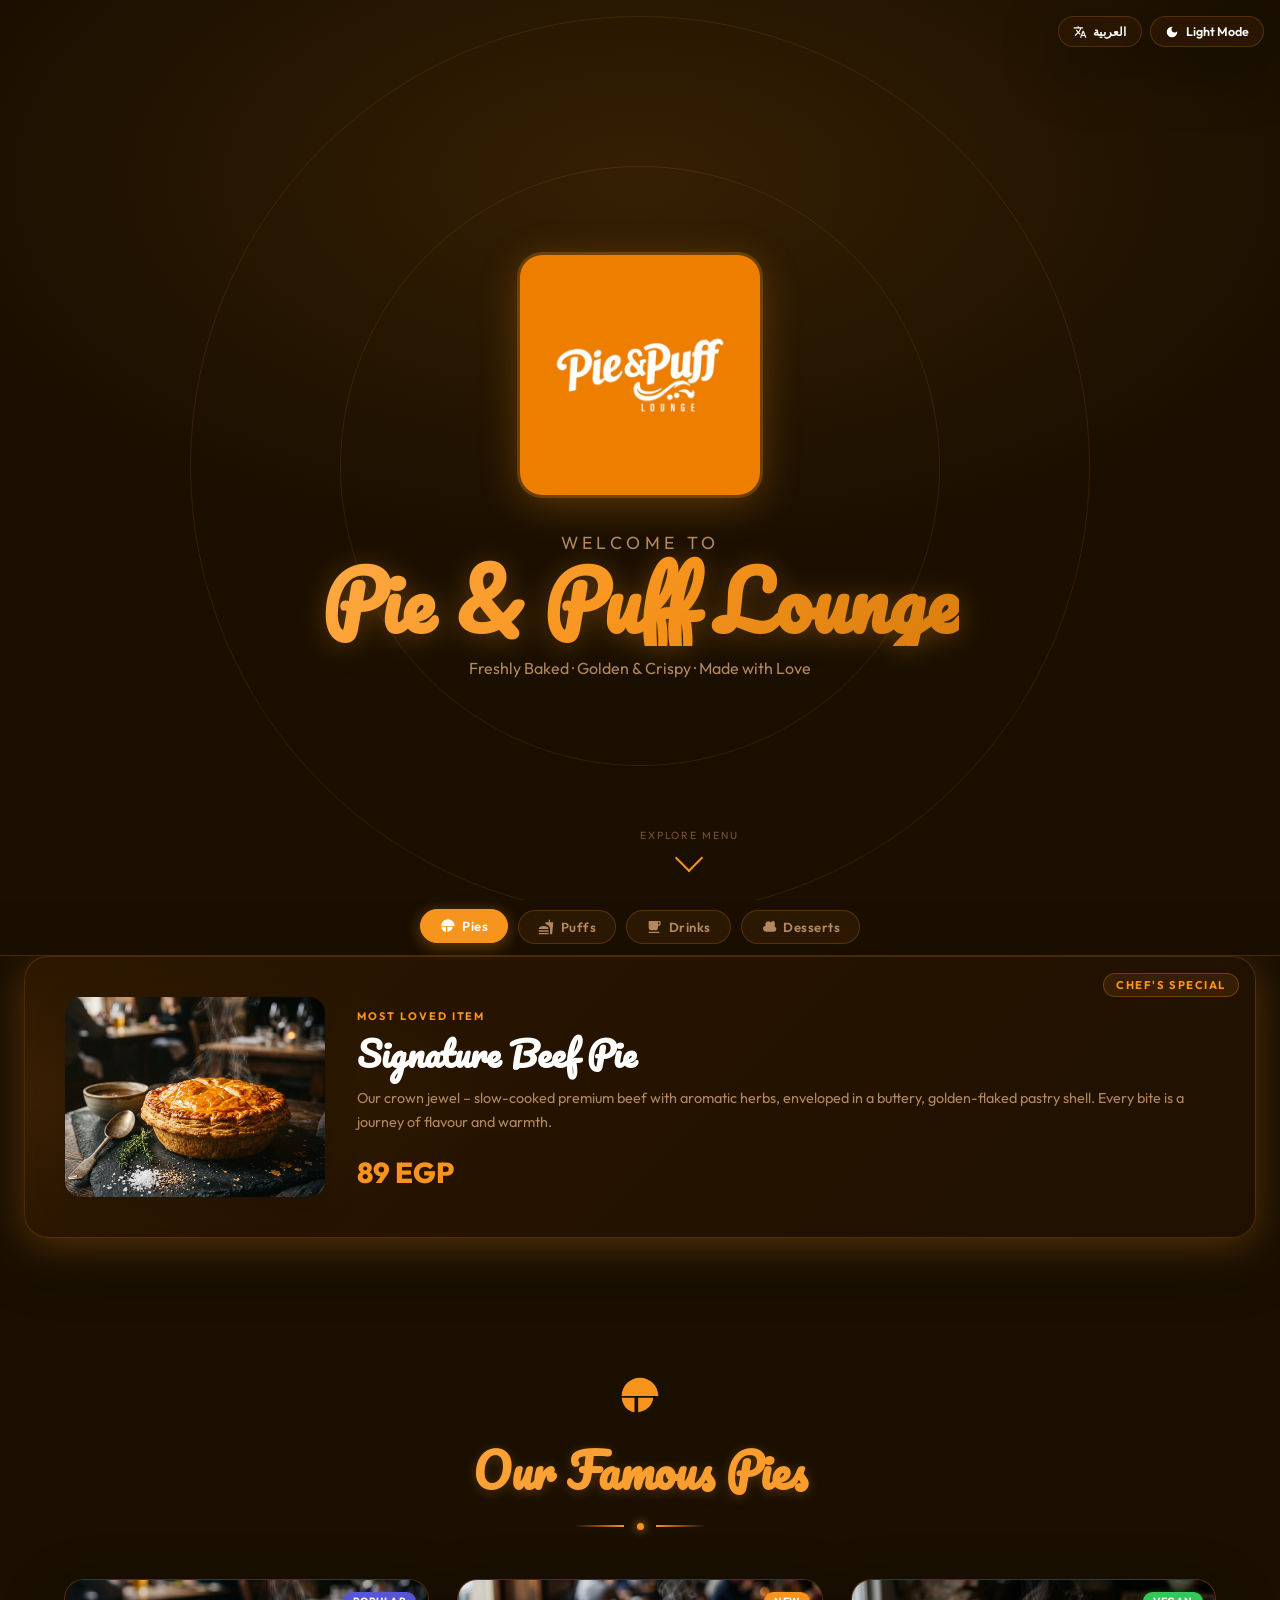
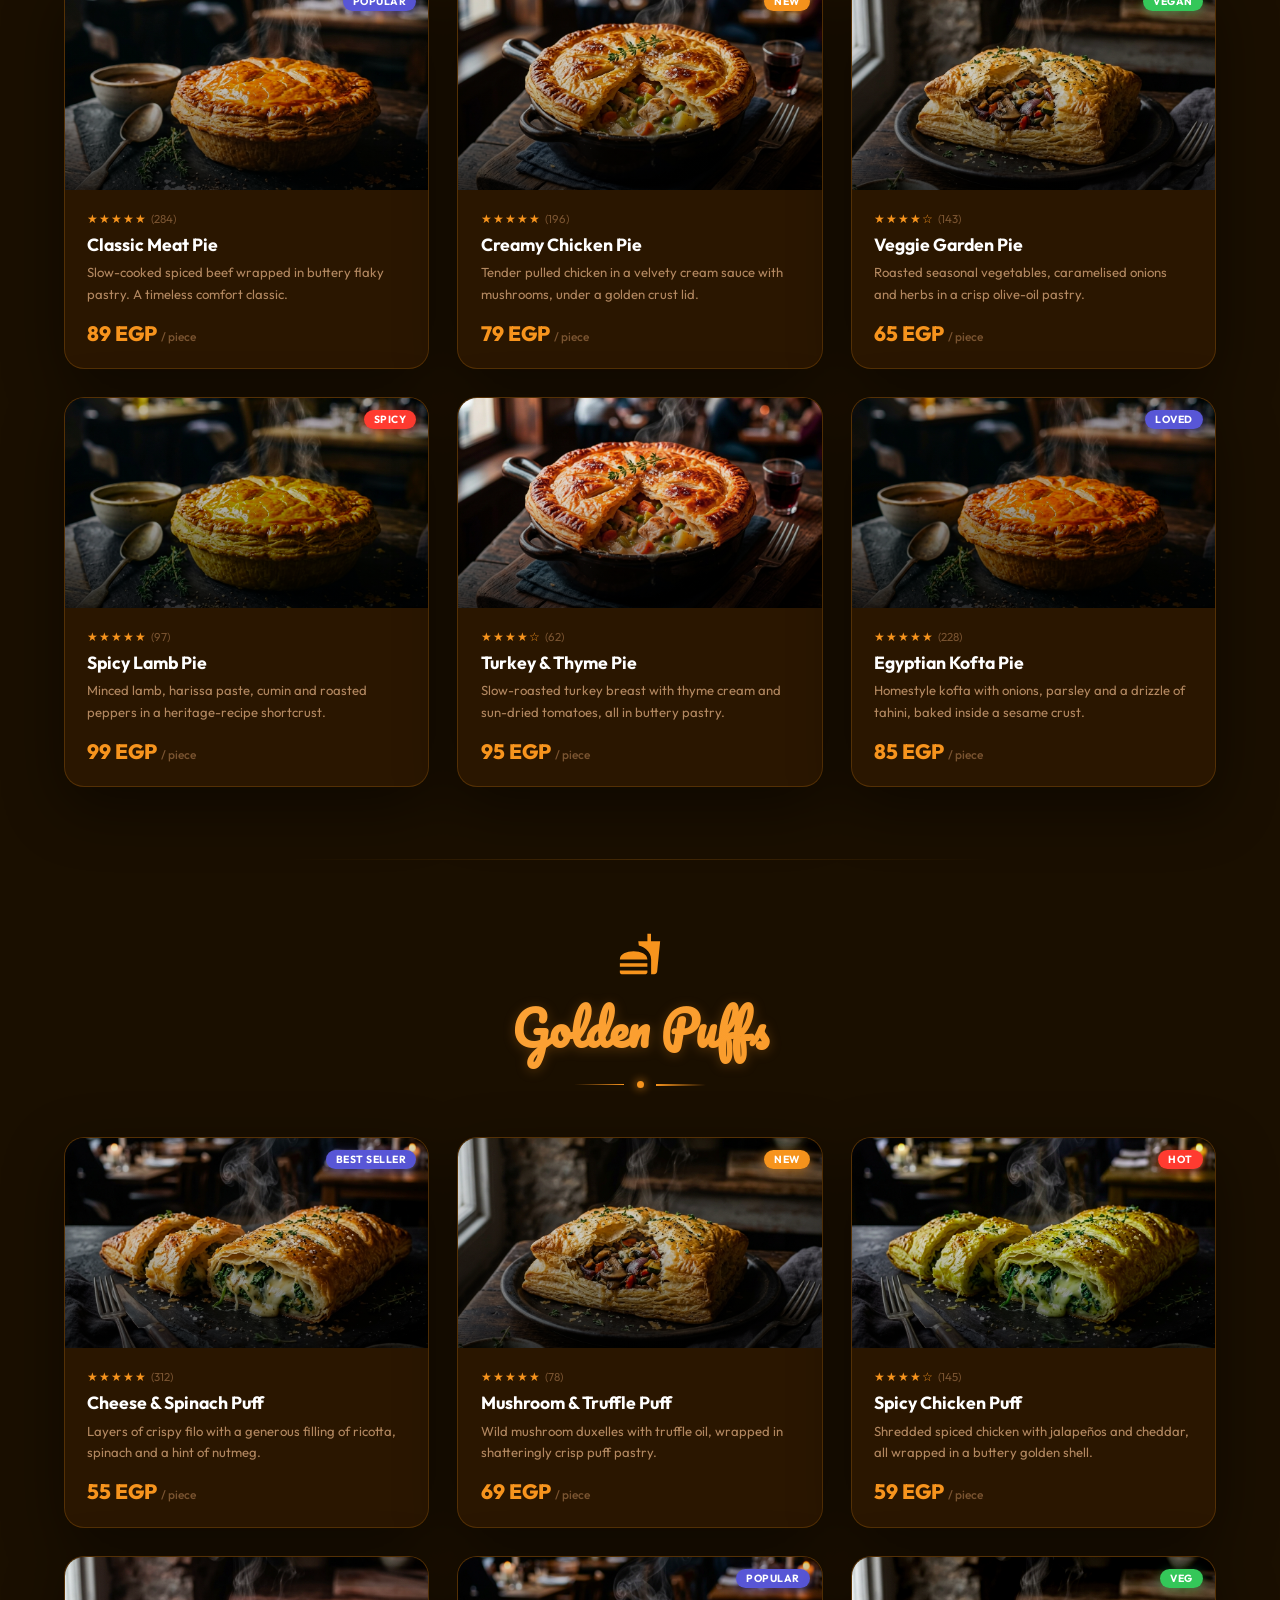
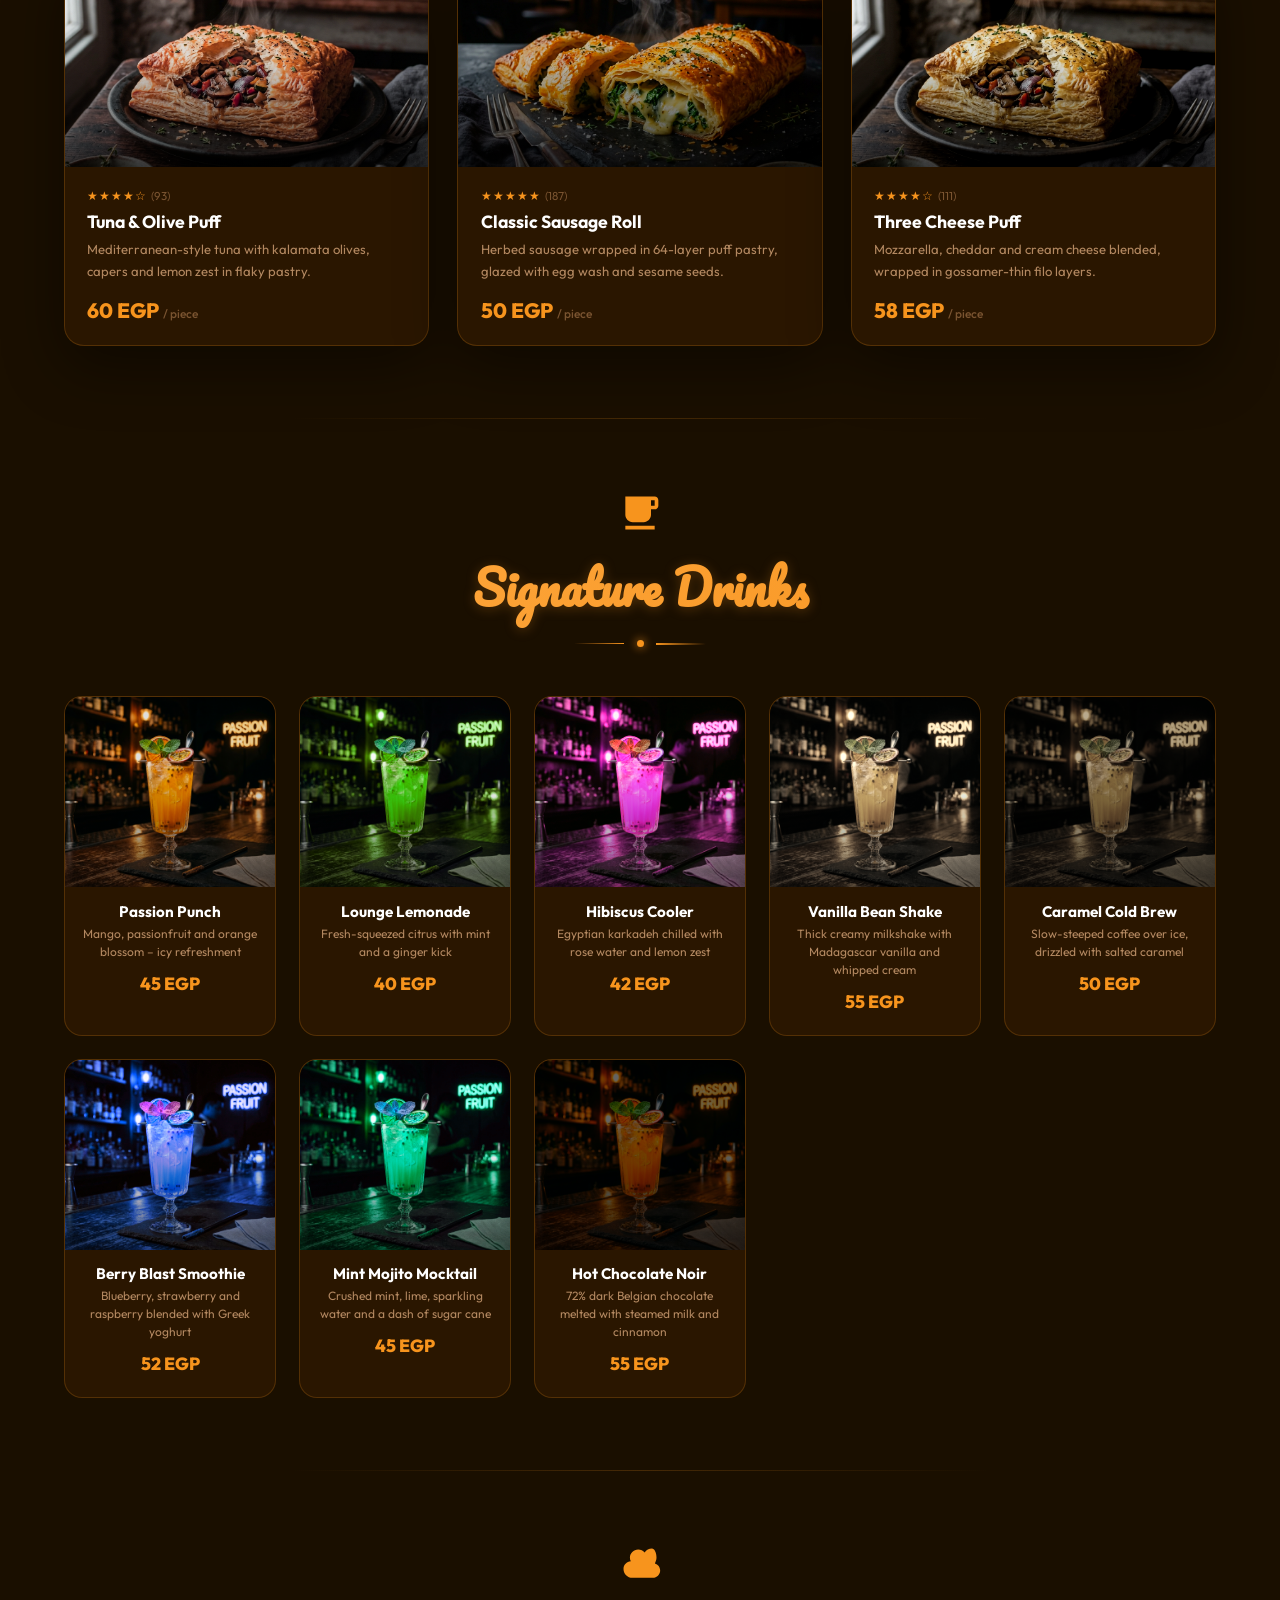
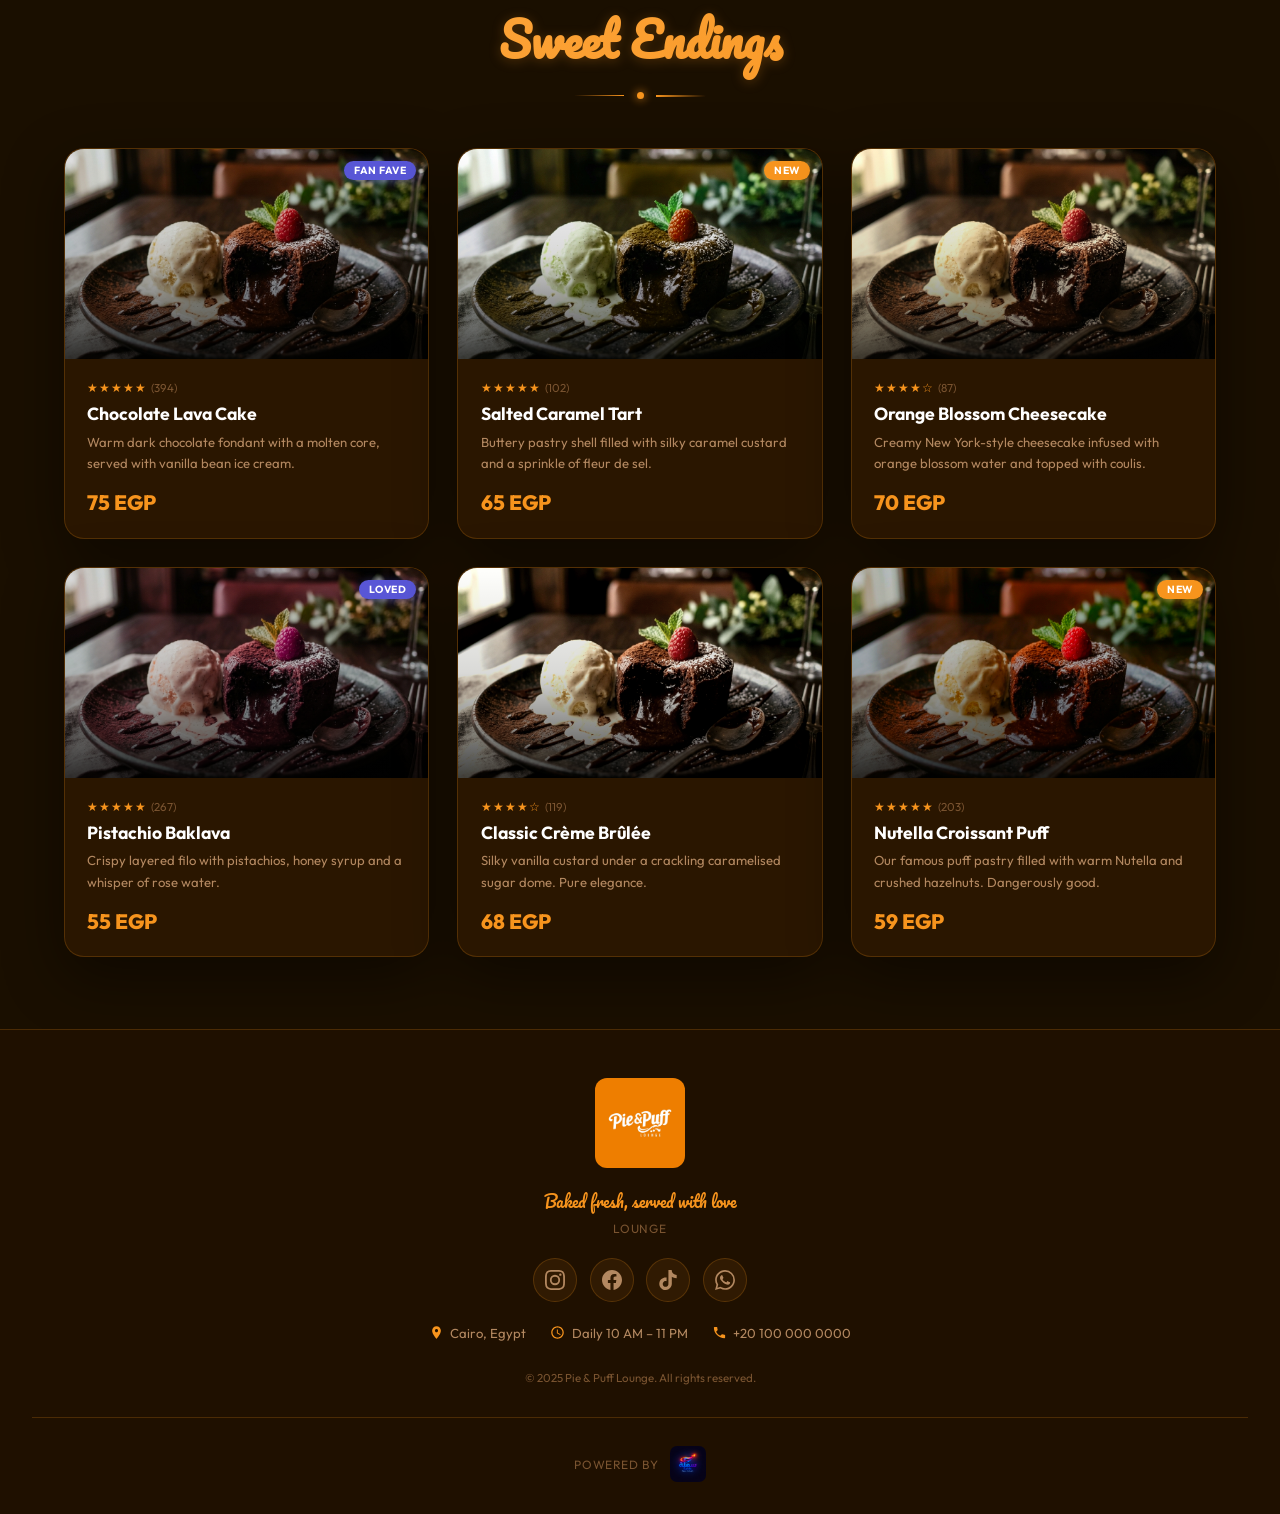
<file: index.html>
<!DOCTYPE html>
<html lang="en" data-theme="dark">
<head>
  <meta charset="UTF-8" />
  <meta name="viewport" content="width=device-width, initial-scale=1.0" />
  <title>Pie &amp; Puff Lounge – Digital Menu</title>
  <meta name="description" content="Explore the full menu of Pie & Puff Lounge – freshly baked pies, golden puffs, signature drinks, and delightful desserts." />
  <link rel="preconnect" href="https://fonts.googleapis.com" />
  <link rel="preconnect" href="https://fonts.gstatic.com" crossorigin />
  <link href="https://fonts.googleapis.com/css2?family=Pacifico&family=Outfit:wght@300;400;500;600;700;800&display=swap" rel="stylesheet" />
  <link rel="stylesheet" href="style.css" />
</head>
<body>

<div id="loading">
  <img src="images/logo.jpg" alt="Pie &amp; Puff Logo" class="loader-logo" />
  <div class="loader-bar-wrap"><div class="loader-bar"></div></div>
  <p class="loader-text">Preparing your menu…</p>
</div>

<canvas id="particles-canvas"></canvas>

<div class="floating-controls">
  <a href="ar.html" class="ctrl-btn" title="العربية">
    <svg viewBox="0 0 24 24"><path d="M12.87 15.07l-2.54-2.51.03-.03A17.52 17.52 0 0 0 14.07 6H17V4h-7V2H8v2H1v2h11.17C11.5 7.92 10.44 9.75 9 11.35 8.07 10.32 7.3 9.19 6.69 8h-2c.73 1.63 1.73 3.17 2.98 4.56l-5.09 5.02L4 19l5-5 3.11 3.11.76-2.04M18.5 10h-2L12 22h2l1.12-3h4.75L21 22h2l-4.5-12m-2.62 7l1.62-4.33L19.12 17h-3.24z"/></svg>
    <span>العربية</span>
  </a>
  <button id="theme-btn" class="ctrl-btn" onclick="toggleTheme()" title="Toggle theme"></button>
</div>

<section class="hero" id="home">
  <div class="logo-wrap">
    <img src="images/logo.jpg" alt="Pie &amp; Puff Lounge Logo" class="logo-img" id="main-logo" />
  </div>
  <p class="hero-tagline">Welcome to</p>
  <h1 class="hero-headline">Pie &amp; Puff Lounge</h1>
  <p class="hero-sub">Freshly Baked &middot; Golden &amp; Crispy &middot; Made with Love</p>
  <div class="scroll-hint">
    <span>Explore Menu</span>
    <div class="scroll-arrow"></div>
  </div>
</section>

<nav class="cat-nav" id="cat-nav">
  <a href="#pies"     class="cat-btn active" id="nav-pies">
    <svg viewBox="0 0 24 24"><path d="M12 2C6.48 2 2 6.48 2 12h10V2zm0 0c5.52 0 10 4.48 10 10h-10V2zM2.05 13c.23 4.04 3.12 7.32 6.95 7.93V13H2.05zm8.95 0v7.93C15.72 20.1 19 16.95 19.17 13H11z"/></svg>
    Pies
  </a>
  <a href="#puffs"    class="cat-btn" id="nav-puffs">
    <svg viewBox="0 0 24 24"><path d="M18.06 22.99h1.66c.84 0 1.53-.64 1.63-1.46L23 5.05h-5V1h-1.97v4.05h-4.97l.3 2.34c1.71.47 3.31 1.32 4.27 2.26 1.44 1.42 2.43 2.89 2.43 5.29v8.05zM1 21.99V21h15.03v.99c0 .55-.45 1-1.01 1H2.01c-.56 0-1.01-.45-1.01-1zm15.03-7c0-5.97-15.03-5.97-15.03 0h15.03zM1.02 17h15v2h-15z"/></svg>
    Puffs
  </a>
  <a href="#drinks"   class="cat-btn" id="nav-drinks">
    <svg viewBox="0 0 24 24"><path d="M20 3H4v10c0 2.21 1.79 4 4 4h6c2.21 0 4-1.79 4-4v-3h2c1.11 0 2-.89 2-2V5c0-1.11-.89-2-2-2zm0 5h-2V5h2v3zM4 19h16v2H4z"/></svg>
    Drinks
  </a>
  <a href="#desserts" class="cat-btn" id="nav-desserts">
    <svg viewBox="0 0 24 24"><path d="M18.5 3c-1.61 0-3.068.864-3.975 2.169C13.713 4.089 12.404 3.5 11 3.5 8.51 3.5 6.5 5.51 6.5 8c0 .73.19 1.42.51 2.02C4.72 10.2 3 11.97 3 14.17 3 16.83 5.17 19 7.83 19H19c2.21 0 4-1.79 4-4 0-1.82-1.22-3.36-2.88-3.83C20.34 10.5 21 9.34 21 8c0-2.76-1.12-5-2.5-5z"/></svg>
    Desserts
  </a>
</nav>

<div class="featured-banner" id="featured">
  <span class="chef-badge">Chef's Special</span>
  <div class="featured-img-wrap">
    <img src="images/meat_pie_1783824576250.png" alt="Signature Beef Pie" class="featured-img" />
  </div>
  <div class="featured-content">
    <span class="featured-tag">Most Loved Item</span>
    <h2 class="featured-name">Signature Beef Pie</h2>
    <p class="featured-desc">Our crown jewel – slow-cooked premium beef with aromatic herbs, enveloped in a buttery, golden-flaked pastry shell. Every bite is a journey of flavour and warmth.</p>
    <div class="featured-price">89 EGP</div>
  </div>
</div>

<!-- PIES -->
<div id="pies"></div>
<div class="menu-section">
  <div class="section-header">
    <div class="section-icon"><svg viewBox="0 0 24 24"><path d="M12 2C6.48 2 2 6.48 2 12h10V2zm0 0c5.52 0 10 4.48 10 10h-10V2zM2.05 13c.23 4.04 3.12 7.32 6.95 7.93V13H2.05zm8.95 0v7.93C15.72 20.1 19 16.95 19.17 13H11z"/></svg></div>
    <h2 class="section-title">Our Famous Pies</h2>
    <div class="section-divider"><div class="section-divider-dot"></div></div>
  </div>
  <div class="cards-grid">
    <div class="menu-card">
      <div class="card-img-wrap"><img src="images/meat_pie_1783824576250.png" alt="Classic Meat Pie" class="card-img" loading="lazy"/><div class="card-img-overlay"></div><span class="badge badge-popular">Popular</span></div>
      <div class="card-body"><div class="card-rating"><span class="stars">★★★★★</span><span class="rating-count">(284)</span></div><div class="card-name">Classic Meat Pie</div><div class="card-desc">Slow-cooked spiced beef wrapped in buttery flaky pastry. A timeless comfort classic.</div><div class="card-footer"><div class="card-price">89 EGP <span>/ piece</span></div></div></div>
    </div>
    <div class="menu-card">
      <div class="card-img-wrap"><img src="images/chicken_pie_1783824597625.png" alt="Creamy Chicken Pie" class="card-img" loading="lazy"/><div class="card-img-overlay"></div><span class="badge badge-new">New</span></div>
      <div class="card-body"><div class="card-rating"><span class="stars">★★★★★</span><span class="rating-count">(196)</span></div><div class="card-name">Creamy Chicken Pie</div><div class="card-desc">Tender pulled chicken in a velvety cream sauce with mushrooms, under a golden crust lid.</div><div class="card-footer"><div class="card-price">79 EGP <span>/ piece</span></div></div></div>
    </div>
    <div class="menu-card">
      <div class="card-img-wrap"><img src="images/veggie_puff_1783824617665.png" alt="Veggie Garden Pie" class="card-img" loading="lazy"/><div class="card-img-overlay"></div><span class="badge badge-veg">Vegan</span></div>
      <div class="card-body"><div class="card-rating"><span class="stars">★★★★☆</span><span class="rating-count">(143)</span></div><div class="card-name">Veggie Garden Pie</div><div class="card-desc">Roasted seasonal vegetables, caramelised onions and herbs in a crisp olive-oil pastry.</div><div class="card-footer"><div class="card-price">65 EGP <span>/ piece</span></div></div></div>
    </div>
    <div class="menu-card">
      <div class="card-img-wrap"><img src="images/meat_pie_1783824576250.png" alt="Spicy Lamb Pie" class="card-img" loading="lazy" style="filter:hue-rotate(15deg) brightness(0.85) saturate(1.3)"/><div class="card-img-overlay"></div><span class="badge badge-hot">Spicy</span></div>
      <div class="card-body"><div class="card-rating"><span class="stars">★★★★★</span><span class="rating-count">(97)</span></div><div class="card-name">Spicy Lamb Pie</div><div class="card-desc">Minced lamb, harissa paste, cumin and roasted peppers in a heritage-recipe shortcrust.</div><div class="card-footer"><div class="card-price">99 EGP <span>/ piece</span></div></div></div>
    </div>
    <div class="menu-card">
      <div class="card-img-wrap"><img src="images/chicken_pie_1783824597625.png" alt="Turkey and Thyme Pie" class="card-img" loading="lazy" style="filter:hue-rotate(-10deg) saturate(1.2)"/><div class="card-img-overlay"></div></div>
      <div class="card-body"><div class="card-rating"><span class="stars">★★★★☆</span><span class="rating-count">(62)</span></div><div class="card-name">Turkey &amp; Thyme Pie</div><div class="card-desc">Slow-roasted turkey breast with thyme cream and sun-dried tomatoes, all in buttery pastry.</div><div class="card-footer"><div class="card-price">95 EGP <span>/ piece</span></div></div></div>
    </div>
    <div class="menu-card">
      <div class="card-img-wrap"><img src="images/meat_pie_1783824576250.png" alt="Egyptian Kofta Pie" class="card-img" loading="lazy" style="filter:brightness(0.75) saturate(1.4)"/><div class="card-img-overlay"></div><span class="badge badge-popular">Loved</span></div>
      <div class="card-body"><div class="card-rating"><span class="stars">★★★★★</span><span class="rating-count">(228)</span></div><div class="card-name">Egyptian Kofta Pie</div><div class="card-desc">Homestyle kofta with onions, parsley and a drizzle of tahini, baked inside a sesame crust.</div><div class="card-footer"><div class="card-price">85 EGP <span>/ piece</span></div></div></div>
    </div>
  </div>
</div>

<div class="section-separator"></div>

<!-- PUFFS -->
<div id="puffs"></div>
<div class="menu-section">
  <div class="section-header">
    <div class="section-icon"><svg viewBox="0 0 24 24"><path d="M18.06 22.99h1.66c.84 0 1.53-.64 1.63-1.46L23 5.05h-5V1h-1.97v4.05h-4.97l.3 2.34c1.71.47 3.31 1.32 4.27 2.26 1.44 1.42 2.43 2.89 2.43 5.29v8.05zM1 21.99V21h15.03v.99c0 .55-.45 1-1.01 1H2.01c-.56 0-1.01-.45-1.01-1zm15.03-7c0-5.97-15.03-5.97-15.03 0h15.03zM1.02 17h15v2h-15z"/></svg></div>
    <h2 class="section-title">Golden Puffs</h2>
    <div class="section-divider"><div class="section-divider-dot"></div></div>
  </div>
  <div class="cards-grid">
    <div class="menu-card">
      <div class="card-img-wrap"><img src="images/cheese_puff_1783824583928.png" alt="Cheese and Spinach Puff" class="card-img" loading="lazy"/><div class="card-img-overlay"></div><span class="badge badge-popular">Best Seller</span></div>
      <div class="card-body"><div class="card-rating"><span class="stars">★★★★★</span><span class="rating-count">(312)</span></div><div class="card-name">Cheese &amp; Spinach Puff</div><div class="card-desc">Layers of crispy filo with a generous filling of ricotta, spinach and a hint of nutmeg.</div><div class="card-footer"><div class="card-price">55 EGP <span>/ piece</span></div></div></div>
    </div>
    <div class="menu-card">
      <div class="card-img-wrap"><img src="images/veggie_puff_1783824617665.png" alt="Mushroom and Truffle Puff" class="card-img" loading="lazy"/><div class="card-img-overlay"></div><span class="badge badge-new">New</span></div>
      <div class="card-body"><div class="card-rating"><span class="stars">★★★★★</span><span class="rating-count">(78)</span></div><div class="card-name">Mushroom &amp; Truffle Puff</div><div class="card-desc">Wild mushroom duxelles with truffle oil, wrapped in shatteringly crisp puff pastry.</div><div class="card-footer"><div class="card-price">69 EGP <span>/ piece</span></div></div></div>
    </div>
    <div class="menu-card">
      <div class="card-img-wrap"><img src="images/cheese_puff_1783824583928.png" alt="Spicy Chicken Puff" class="card-img" loading="lazy" style="filter:hue-rotate(20deg) saturate(1.3)"/><div class="card-img-overlay"></div><span class="badge badge-hot">Hot</span></div>
      <div class="card-body"><div class="card-rating"><span class="stars">★★★★☆</span><span class="rating-count">(145)</span></div><div class="card-name">Spicy Chicken Puff</div><div class="card-desc">Shredded spiced chicken with jalapeños and cheddar, all wrapped in a buttery golden shell.</div><div class="card-footer"><div class="card-price">59 EGP <span>/ piece</span></div></div></div>
    </div>
    <div class="menu-card">
      <div class="card-img-wrap"><img src="images/veggie_puff_1783824617665.png" alt="Tuna and Olive Puff" class="card-img" loading="lazy" style="filter:hue-rotate(-20deg)"/><div class="card-img-overlay"></div></div>
      <div class="card-body"><div class="card-rating"><span class="stars">★★★★☆</span><span class="rating-count">(93)</span></div><div class="card-name">Tuna &amp; Olive Puff</div><div class="card-desc">Mediterranean-style tuna with kalamata olives, capers and lemon zest in flaky pastry.</div><div class="card-footer"><div class="card-price">60 EGP <span>/ piece</span></div></div></div>
    </div>
    <div class="menu-card">
      <div class="card-img-wrap"><img src="images/cheese_puff_1783824583928.png" alt="Classic Sausage Roll" class="card-img" loading="lazy" style="filter:brightness(0.85) saturate(1.5)"/><div class="card-img-overlay"></div><span class="badge badge-popular">Popular</span></div>
      <div class="card-body"><div class="card-rating"><span class="stars">★★★★★</span><span class="rating-count">(187)</span></div><div class="card-name">Classic Sausage Roll</div><div class="card-desc">Herbed sausage wrapped in 64-layer puff pastry, glazed with egg wash and sesame seeds.</div><div class="card-footer"><div class="card-price">50 EGP <span>/ piece</span></div></div></div>
    </div>
    <div class="menu-card">
      <div class="card-img-wrap"><img src="images/veggie_puff_1783824617665.png" alt="Three Cheese Puff" class="card-img" loading="lazy" style="filter:contrast(1.1) saturate(0.9)"/><div class="card-img-overlay"></div><span class="badge badge-veg">Veg</span></div>
      <div class="card-body"><div class="card-rating"><span class="stars">★★★★☆</span><span class="rating-count">(111)</span></div><div class="card-name">Three Cheese Puff</div><div class="card-desc">Mozzarella, cheddar and cream cheese blended, wrapped in gossamer-thin filo layers.</div><div class="card-footer"><div class="card-price">58 EGP <span>/ piece</span></div></div></div>
    </div>
  </div>
</div>

<div class="section-separator"></div>

<!-- DRINKS -->
<div id="drinks"></div>
<div class="menu-section">
  <div class="section-header">
    <div class="section-icon"><svg viewBox="0 0 24 24"><path d="M20 3H4v10c0 2.21 1.79 4 4 4h6c2.21 0 4-1.79 4-4v-3h2c1.11 0 2-.89 2-2V5c0-1.11-.89-2-2-2zm0 5h-2V5h2v3zM4 19h16v2H4z"/></svg></div>
    <h2 class="section-title">Signature Drinks</h2>
    <div class="section-divider"><div class="section-divider-dot"></div></div>
  </div>
  <div class="drinks-grid">
    <div class="drink-card"><div class="drink-img-wrap"><img src="images/cocktail_drink_1783824604853.png" alt="Passion Punch" class="drink-img" loading="lazy"/><div class="drink-img-overlay"></div></div><div class="drink-name">Passion Punch</div><div class="drink-desc">Mango, passionfruit and orange blossom – icy refreshment</div><div class="drink-price">45 EGP</div></div>
    <div class="drink-card"><div class="drink-img-wrap"><img src="images/cocktail_drink_1783824604853.png" alt="Lounge Lemonade" class="drink-img" loading="lazy" style="filter:hue-rotate(60deg)"/><div class="drink-img-overlay"></div></div><div class="drink-name">Lounge Lemonade</div><div class="drink-desc">Fresh-squeezed citrus with mint and a ginger kick</div><div class="drink-price">40 EGP</div></div>
    <div class="drink-card"><div class="drink-img-wrap"><img src="images/cocktail_drink_1783824604853.png" alt="Hibiscus Cooler" class="drink-img" loading="lazy" style="filter:hue-rotate(280deg) saturate(1.5)"/><div class="drink-img-overlay"></div></div><div class="drink-name">Hibiscus Cooler</div><div class="drink-desc">Egyptian karkadeh chilled with rose water and lemon zest</div><div class="drink-price">42 EGP</div></div>
    <div class="drink-card"><div class="drink-img-wrap"><img src="images/cocktail_drink_1783824604853.png" alt="Vanilla Bean Shake" class="drink-img" loading="lazy" style="filter:grayscale(0.5) sepia(0.4)"/><div class="drink-img-overlay"></div></div><div class="drink-name">Vanilla Bean Shake</div><div class="drink-desc">Thick creamy milkshake with Madagascar vanilla and whipped cream</div><div class="drink-price">55 EGP</div></div>
    <div class="drink-card"><div class="drink-img-wrap"><img src="images/cocktail_drink_1783824604853.png" alt="Caramel Cold Brew" class="drink-img" loading="lazy" style="filter:brightness(0.6) sepia(0.7)"/><div class="drink-img-overlay"></div></div><div class="drink-name">Caramel Cold Brew</div><div class="drink-desc">Slow-steeped coffee over ice, drizzled with salted caramel</div><div class="drink-price">50 EGP</div></div>
    <div class="drink-card"><div class="drink-img-wrap"><img src="images/cocktail_drink_1783824604853.png" alt="Berry Blast" class="drink-img" loading="lazy" style="filter:hue-rotate(200deg) saturate(1.8)"/><div class="drink-img-overlay"></div></div><div class="drink-name">Berry Blast Smoothie</div><div class="drink-desc">Blueberry, strawberry and raspberry blended with Greek yoghurt</div><div class="drink-price">52 EGP</div></div>
    <div class="drink-card"><div class="drink-img-wrap"><img src="images/cocktail_drink_1783824604853.png" alt="Mint Mojito Mocktail" class="drink-img" loading="lazy" style="filter:hue-rotate(120deg) saturate(1.3)"/><div class="drink-img-overlay"></div></div><div class="drink-name">Mint Mojito Mocktail</div><div class="drink-desc">Crushed mint, lime, sparkling water and a dash of sugar cane</div><div class="drink-price">45 EGP</div></div>
    <div class="drink-card"><div class="drink-img-wrap"><img src="images/cocktail_drink_1783824604853.png" alt="Hot Chocolate Noir" class="drink-img" loading="lazy" style="filter:brightness(0.4) saturate(1.8)"/><div class="drink-img-overlay"></div></div><div class="drink-name">Hot Chocolate Noir</div><div class="drink-desc">72% dark Belgian chocolate melted with steamed milk and cinnamon</div><div class="drink-price">55 EGP</div></div>
  </div>
</div>

<div class="section-separator"></div>

<!-- DESSERTS -->
<div id="desserts"></div>
<div class="menu-section">
  <div class="section-header">
    <div class="section-icon"><svg viewBox="0 0 24 24"><path d="M18.5 3c-1.61 0-3.068.864-3.975 2.169C13.713 4.089 12.404 3.5 11 3.5 8.51 3.5 6.5 5.51 6.5 8c0 .73.19 1.42.51 2.02C4.72 10.2 3 11.97 3 14.17 3 16.83 5.17 19 7.83 19H19c2.21 0 4-1.79 4-4 0-1.82-1.22-3.36-2.88-3.83C20.34 10.5 21 9.34 21 8c0-2.76-1.12-5-2.5-5z"/></svg></div>
    <h2 class="section-title">Sweet Endings</h2>
    <div class="section-divider"><div class="section-divider-dot"></div></div>
  </div>
  <div class="cards-grid">
    <div class="menu-card">
      <div class="card-img-wrap"><img src="images/chocolate_dessert_1783824624869.png" alt="Chocolate Lava Cake" class="card-img" loading="lazy"/><div class="card-img-overlay"></div><span class="badge badge-popular">Fan Fave</span></div>
      <div class="card-body"><div class="card-rating"><span class="stars">★★★★★</span><span class="rating-count">(394)</span></div><div class="card-name">Chocolate Lava Cake</div><div class="card-desc">Warm dark chocolate fondant with a molten core, served with vanilla bean ice cream.</div><div class="card-footer"><div class="card-price">75 EGP</div></div></div>
    </div>
    <div class="menu-card">
      <div class="card-img-wrap"><img src="images/chocolate_dessert_1783824624869.png" alt="Salted Caramel Tart" class="card-img" loading="lazy" style="filter:hue-rotate(30deg) brightness(1.1)"/><div class="card-img-overlay"></div><span class="badge badge-new">New</span></div>
      <div class="card-body"><div class="card-rating"><span class="stars">★★★★★</span><span class="rating-count">(102)</span></div><div class="card-name">Salted Caramel Tart</div><div class="card-desc">Buttery pastry shell filled with silky caramel custard and a sprinkle of fleur de sel.</div><div class="card-footer"><div class="card-price">65 EGP</div></div></div>
    </div>
    <div class="menu-card">
      <div class="card-img-wrap"><img src="images/chocolate_dessert_1783824624869.png" alt="Orange Blossom Cheesecake" class="card-img" loading="lazy" style="filter:sepia(0.4) saturate(1.5)"/><div class="card-img-overlay"></div></div>
      <div class="card-body"><div class="card-rating"><span class="stars">★★★★☆</span><span class="rating-count">(87)</span></div><div class="card-name">Orange Blossom Cheesecake</div><div class="card-desc">Creamy New York-style cheesecake infused with orange blossom water and topped with coulis.</div><div class="card-footer"><div class="card-price">70 EGP</div></div></div>
    </div>
    <div class="menu-card">
      <div class="card-img-wrap"><img src="images/chocolate_dessert_1783824624869.png" alt="Pistachio Baklava" class="card-img" loading="lazy" style="filter:hue-rotate(-30deg) brightness(0.9)"/><div class="card-img-overlay"></div><span class="badge badge-popular">Loved</span></div>
      <div class="card-body"><div class="card-rating"><span class="stars">★★★★★</span><span class="rating-count">(267)</span></div><div class="card-name">Pistachio Baklava</div><div class="card-desc">Crispy layered filo with pistachios, honey syrup and a whisper of rose water.</div><div class="card-footer"><div class="card-price">55 EGP</div></div></div>
    </div>
    <div class="menu-card">
      <div class="card-img-wrap"><img src="images/chocolate_dessert_1783824624869.png" alt="Classic Creme Brulee" class="card-img" loading="lazy" style="filter:brightness(1.15) contrast(1.1) sepia(0.2)"/><div class="card-img-overlay"></div></div>
      <div class="card-body"><div class="card-rating"><span class="stars">★★★★☆</span><span class="rating-count">(119)</span></div><div class="card-name">Classic Crème Brûlée</div><div class="card-desc">Silky vanilla custard under a crackling caramelised sugar dome. Pure elegance.</div><div class="card-footer"><div class="card-price">68 EGP</div></div></div>
    </div>
    <div class="menu-card">
      <div class="card-img-wrap"><img src="images/chocolate_dessert_1783824624869.png" alt="Nutella Croissant Puff" class="card-img" loading="lazy" style="filter:brightness(0.8) saturate(2)"/><div class="card-img-overlay"></div><span class="badge badge-new">New</span></div>
      <div class="card-body"><div class="card-rating"><span class="stars">★★★★★</span><span class="rating-count">(203)</span></div><div class="card-name">Nutella Croissant Puff</div><div class="card-desc">Our famous puff pastry filled with warm Nutella and crushed hazelnuts. Dangerously good.</div><div class="card-footer"><div class="card-price">59 EGP</div></div></div>
    </div>
  </div>
</div>

<!-- FOOTER -->
<footer class="footer">
  <img src="images/logo.jpg" alt="Pie &amp; Puff Lounge" class="footer-logo" />
  <p class="footer-tagline">Baked fresh, served with love</p>
  <p class="footer-sub">Lounge</p>

  <div class="social-row">
    <a href="#" class="social-btn ig" title="Instagram" aria-label="Instagram">
      <svg viewBox="0 0 24 24"><path d="M12 2.163c3.204 0 3.584.012 4.85.07 3.252.148 4.771 1.691 4.919 4.919.058 1.265.069 1.645.069 4.849 0 3.205-.012 3.584-.069 4.849-.149 3.225-1.664 4.771-4.919 4.919-1.266.058-1.644.07-4.85.07-3.204 0-3.584-.012-4.849-.07-3.26-.149-4.771-1.699-4.919-4.92-.058-1.265-.07-1.644-.07-4.849 0-3.204.013-3.583.07-4.849.149-3.227 1.664-4.771 4.919-4.919 1.266-.057 1.645-.069 4.849-.069zM12 0C8.741 0 8.333.014 7.053.072 2.695.272.273 2.69.073 7.052.014 8.333 0 8.741 0 12c0 3.259.014 3.668.072 4.948.2 4.358 2.618 6.78 6.98 6.98C8.333 23.986 8.741 24 12 24c3.259 0 3.668-.014 4.948-.072 4.354-.2 6.782-2.618 6.979-6.98.059-1.28.073-1.689.073-4.948 0-3.259-.014-3.667-.072-4.947-.196-4.354-2.617-6.78-6.979-6.98C15.668.014 15.259 0 12 0zm0 5.838a6.162 6.162 0 1 0 0 12.324 6.162 6.162 0 0 0 0-12.324zM12 16a4 4 0 1 1 0-8 4 4 0 0 1 0 8zm6.406-11.845a1.44 1.44 0 1 0 0 2.881 1.44 1.44 0 0 0 0-2.881z"/></svg>
    </a>
    <a href="#" class="social-btn fb" title="Facebook" aria-label="Facebook">
      <svg viewBox="0 0 24 24"><path d="M24 12.073c0-6.627-5.373-12-12-12s-12 5.373-12 12c0 5.99 4.388 10.954 10.125 11.854v-8.385H7.078v-3.47h3.047V9.43c0-3.007 1.792-4.669 4.533-4.669 1.312 0 2.686.235 2.686.235v2.953H15.83c-1.491 0-1.956.925-1.956 1.874v2.25h3.328l-.532 3.47h-2.796v8.385C19.612 23.027 24 18.062 24 12.073z"/></svg>
    </a>
    <a href="#" class="social-btn tt" title="TikTok" aria-label="TikTok">
      <svg viewBox="0 0 24 24"><path d="M12.525.02c1.31-.02 2.61-.01 3.91-.02.08 1.53.63 3.09 1.75 4.17 1.12 1.11 2.7 1.62 4.24 1.79v4.03c-1.44-.05-2.89-.35-4.2-.97-.57-.26-1.1-.59-1.62-.93-.01 2.92.01 5.84-.02 8.75-.08 1.4-.54 2.79-1.35 3.94-1.31 1.92-3.58 3.17-5.91 3.21-1.43.08-2.86-.31-4.08-1.03-2.02-1.19-3.44-3.37-3.65-5.71-.02-.5-.03-1-.01-1.49.18-1.9 1.12-3.72 2.58-4.96 1.66-1.44 3.98-2.13 6.15-1.72.02 1.48-.04 2.96-.04 4.44-.99-.32-2.15-.23-3.02.37-.63.41-1.11 1.04-1.36 1.75-.21.51-.15 1.07-.14 1.61.24 1.64 1.82 3.02 3.5 2.87 1.12-.01 2.19-.66 2.77-1.61.19-.33.4-.67.41-1.06.1-1.79.06-3.57.07-5.36.01-4.03-.01-8.05.02-12.07z"/></svg>
    </a>
    <a href="#" class="social-btn wa" title="WhatsApp" aria-label="WhatsApp">
      <svg viewBox="0 0 24 24"><path d="M17.472 14.382c-.297-.149-1.758-.867-2.03-.967-.273-.099-.471-.148-.67.15-.197.297-.767.966-.94 1.164-.173.199-.347.223-.644.075-.297-.15-1.255-.463-2.39-1.475-.883-.788-1.48-1.761-1.653-2.059-.173-.297-.018-.458.13-.606.134-.133.298-.347.446-.52.149-.174.198-.298.298-.497.099-.198.05-.371-.025-.52-.075-.149-.669-1.612-.916-2.207-.242-.579-.487-.5-.669-.51-.173-.008-.371-.01-.57-.01-.198 0-.52.074-.792.372-.272.297-1.04 1.016-1.04 2.479 0 1.462 1.065 2.875 1.213 3.074.149.198 2.096 3.2 5.077 4.487.709.306 1.262.489 1.694.625.712.227 1.36.195 1.871.118.571-.085 1.758-.719 2.006-1.413.248-.694.248-1.289.173-1.413-.074-.124-.272-.198-.57-.347m-5.421 7.403h-.004a9.87 9.87 0 0 1-5.031-1.378l-.361-.214-3.741.982.998-3.648-.235-.374a9.86 9.86 0 0 1-1.51-5.26c.001-5.45 4.436-9.884 9.888-9.884 2.64 0 5.122 1.03 6.988 2.898a9.825 9.825 0 0 1 2.893 6.994c-.003 5.45-4.437 9.884-9.885 9.884m8.413-18.297A11.815 11.815 0 0 0 12.05 0C5.495 0 .16 5.335.157 11.892c0 2.096.547 4.142 1.588 5.945L.057 24l6.305-1.654a11.882 11.882 0 0 0 5.683 1.448h.005c6.554 0 11.89-5.335 11.893-11.893a11.821 11.821 0 0 0-3.48-8.413z"/></svg>
    </a>
  </div>

  <div class="footer-info">
    <div class="footer-info-item"><svg viewBox="0 0 24 24"><path d="M12 2C8.13 2 5 5.13 5 9c0 5.25 7 13 7 13s7-7.75 7-13c0-3.87-3.13-7-7-7zm0 9.5c-1.38 0-2.5-1.12-2.5-2.5s1.12-2.5 2.5-2.5 2.5 1.12 2.5 2.5-1.12 2.5-2.5 2.5z"/></svg>Cairo, Egypt</div>
    <div class="footer-info-item"><svg viewBox="0 0 24 24"><path d="M11.99 2C6.47 2 2 6.48 2 12s4.47 10 9.99 10C17.52 22 22 17.52 22 12S17.52 2 11.99 2zM12 20c-4.42 0-8-3.58-8-8s3.58-8 8-8 8 3.58 8 8-3.58 8-8 8zm.5-13H11v6l5.25 3.15.75-1.23-4.5-2.67V7z"/></svg>Daily 10 AM – 11 PM</div>
    <div class="footer-info-item"><svg viewBox="0 0 24 24"><path d="M6.62 10.79c1.44 2.83 3.76 5.14 6.59 6.59l2.2-2.2c.27-.27.67-.36 1.02-.24 1.12.37 2.33.57 3.57.57.55 0 1 .45 1 1V20c0 .55-.45 1-1 1-9.39 0-17-7.61-17-17 0-.55.45-1 1-1h3.5c.55 0 1 .45 1 1 0 1.25.2 2.45.57 3.57.11.35.03.74-.25 1.02l-2.2 2.2z"/></svg>+20 100 000 0000</div>
  </div>
  <p class="footer-copy">© 2025 Pie &amp; Puff Lounge. All rights reserved.</p>
  <div class="powered-by">
    <span class="powered-by-text">Powered by</span>
    <img src="images/sahla-logo.jpg" alt="Sahla" class="powered-by-logo" />
  </div>
</footer>

<script src="script.js"></script>
</body>
</html>
</file>
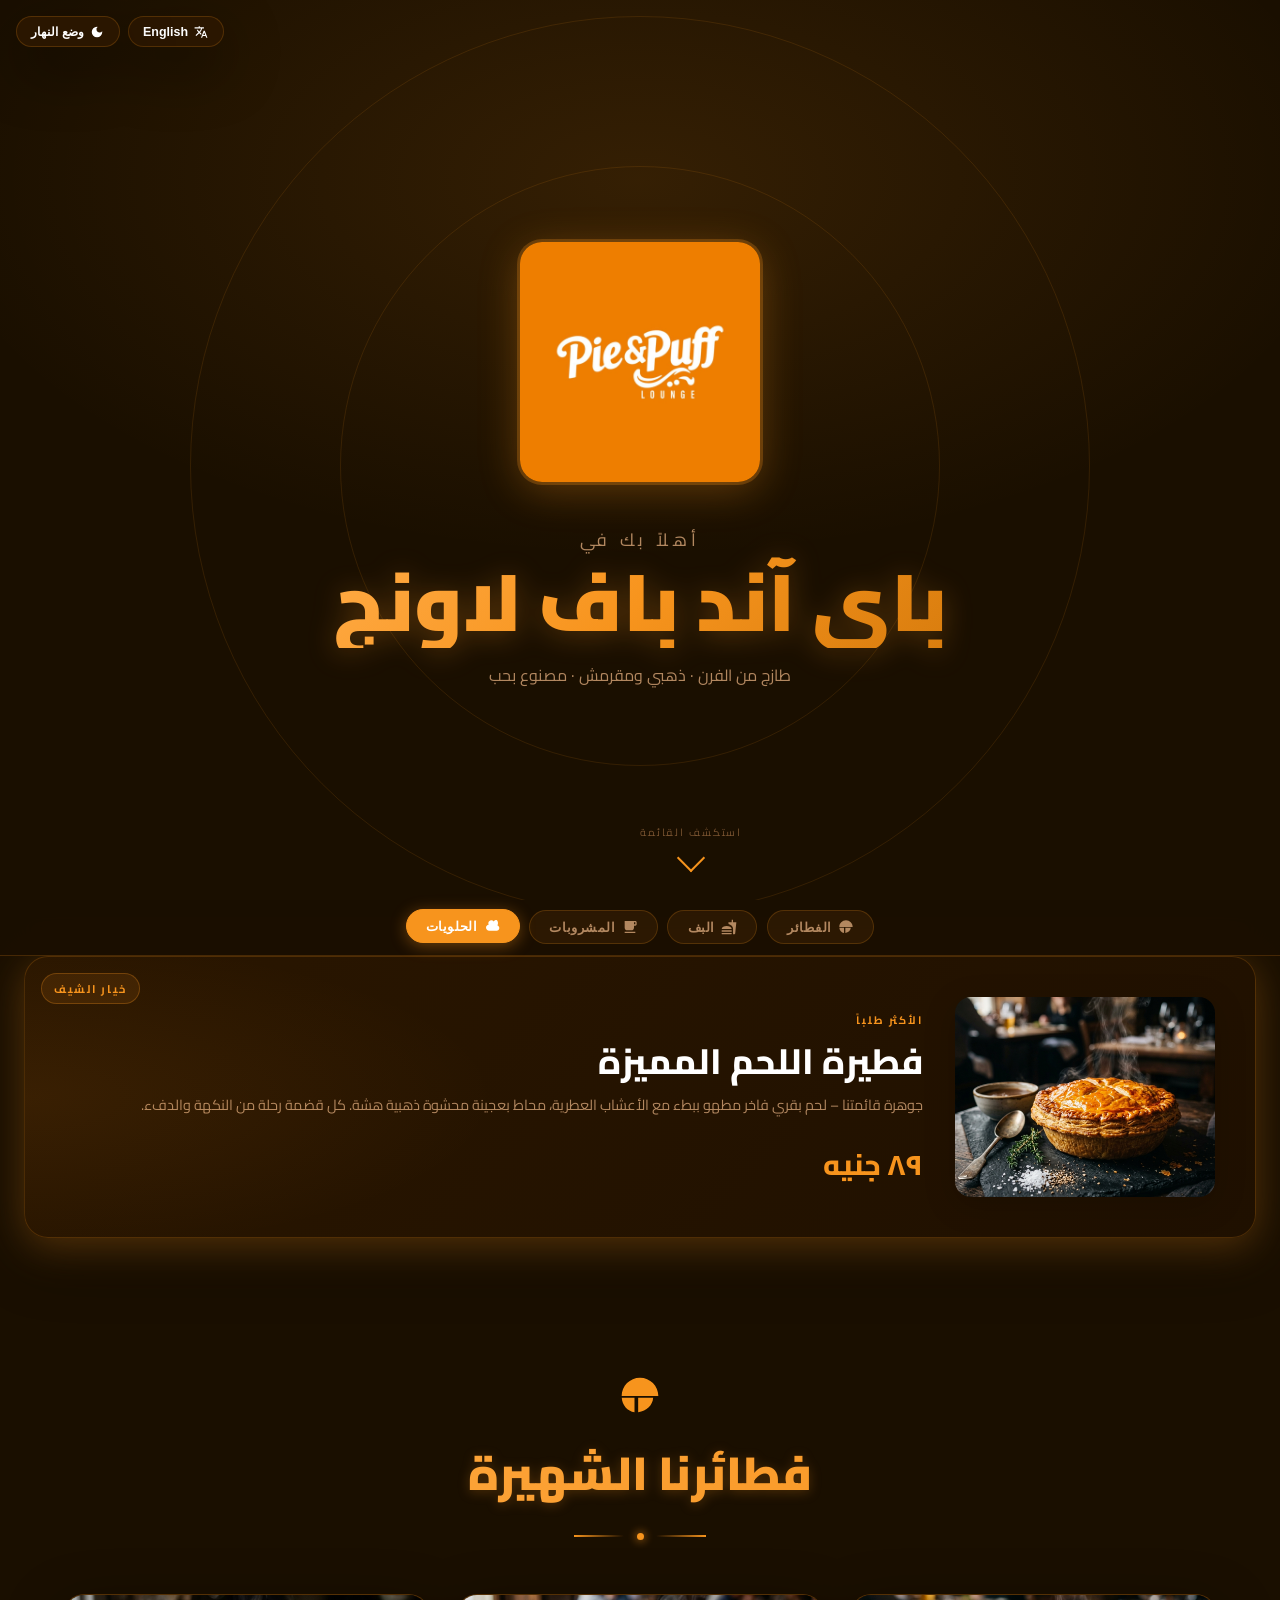
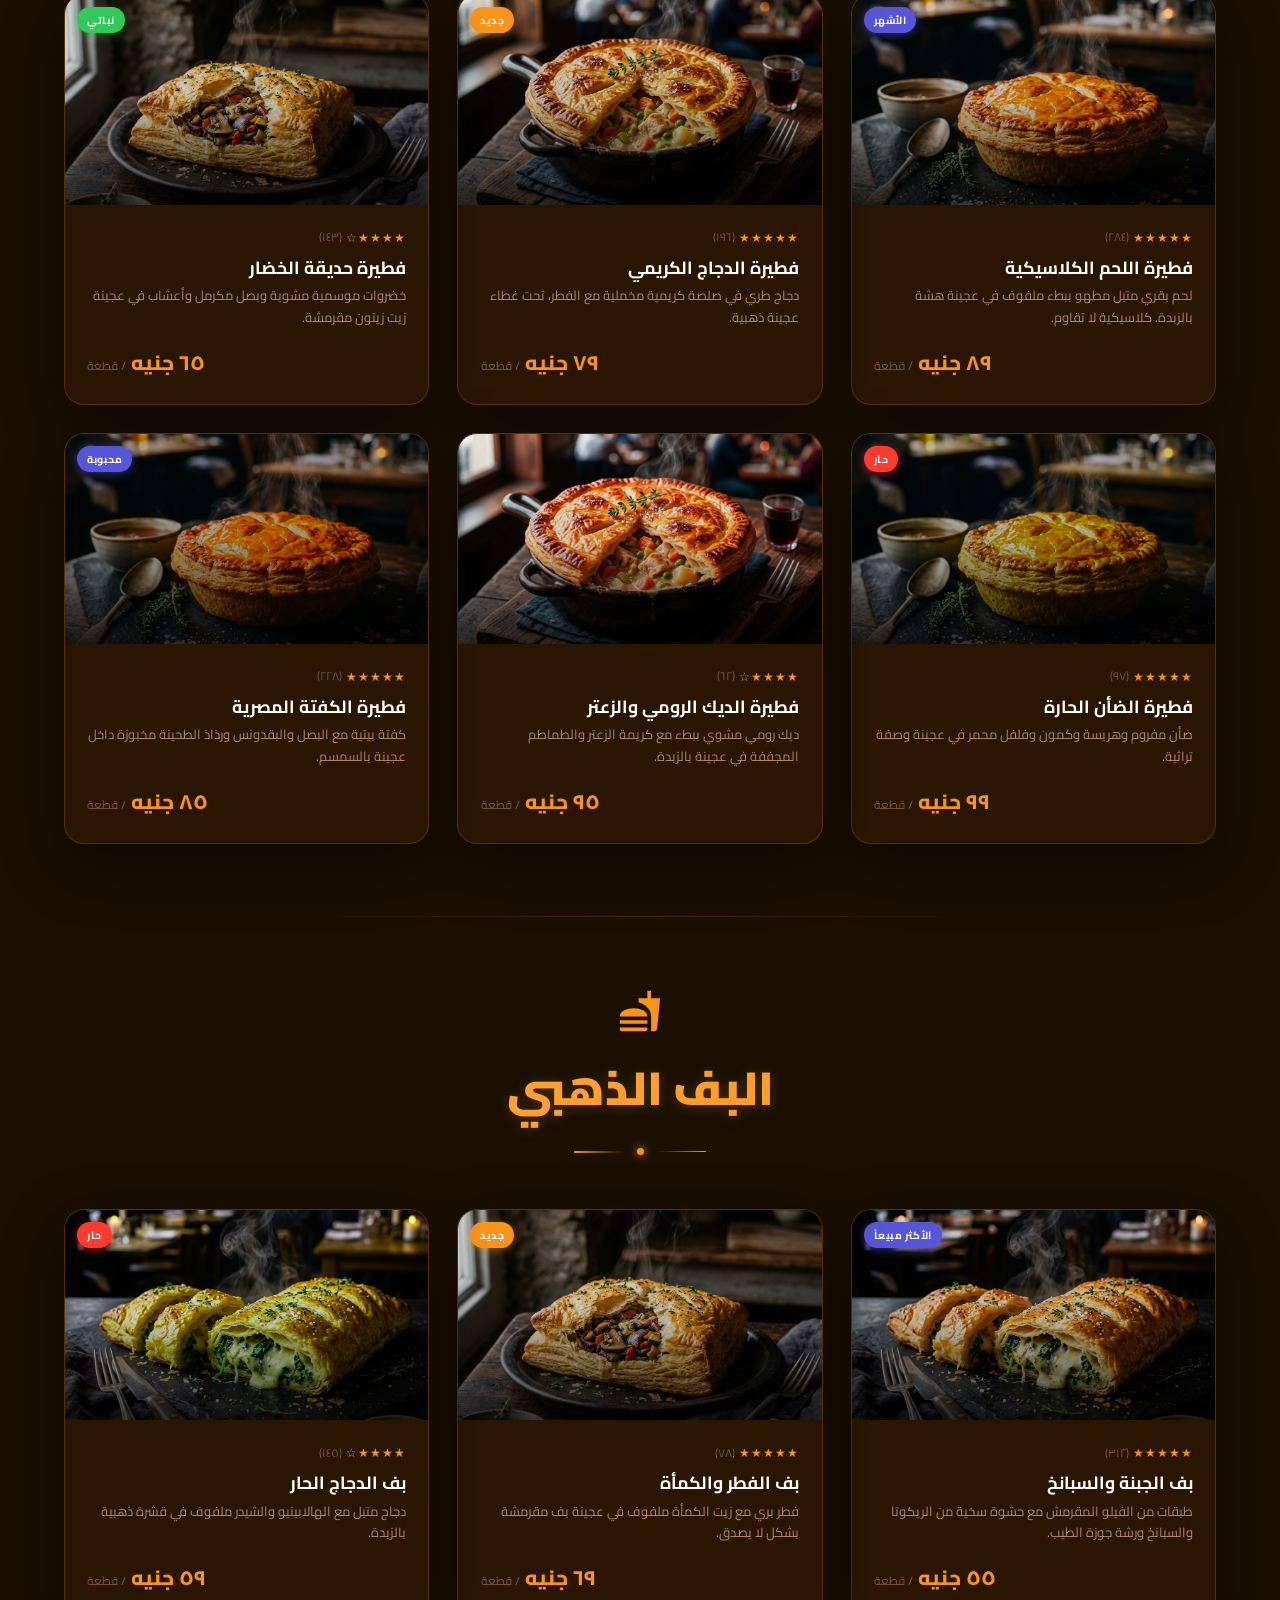
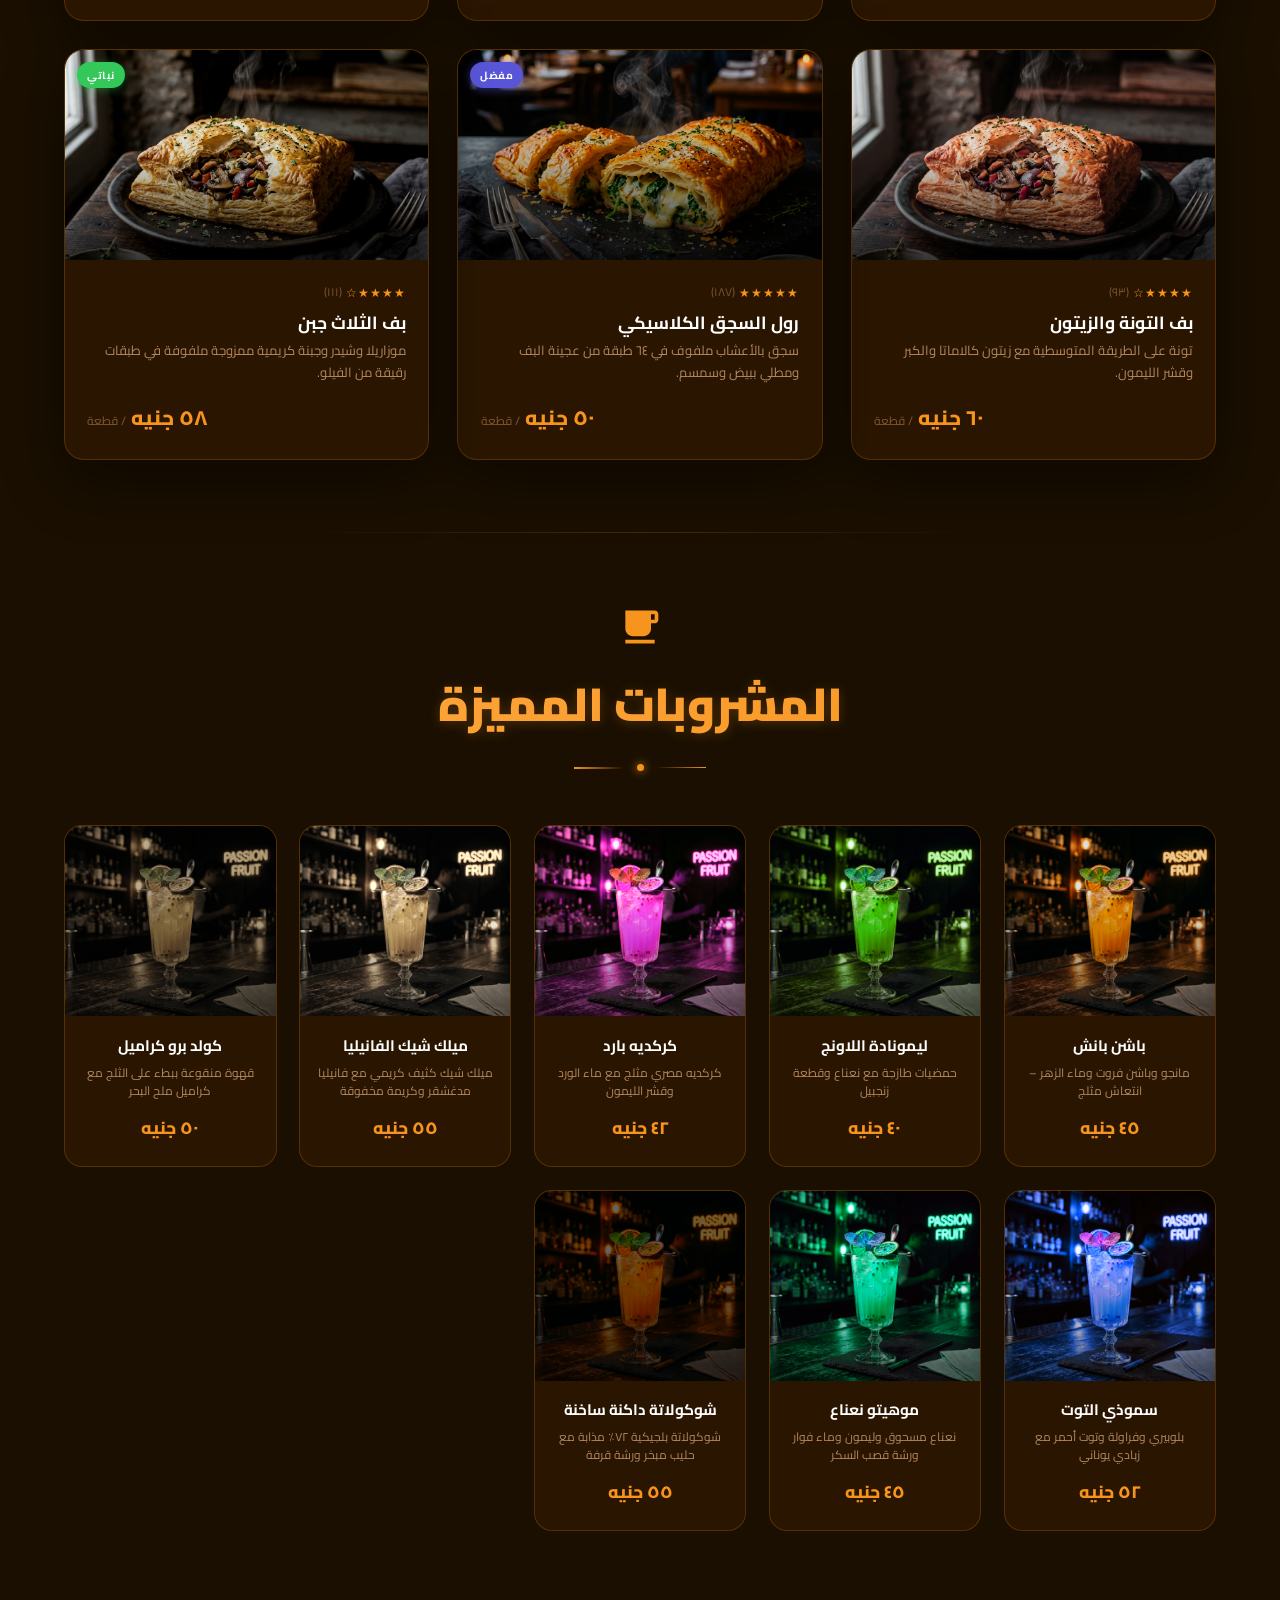
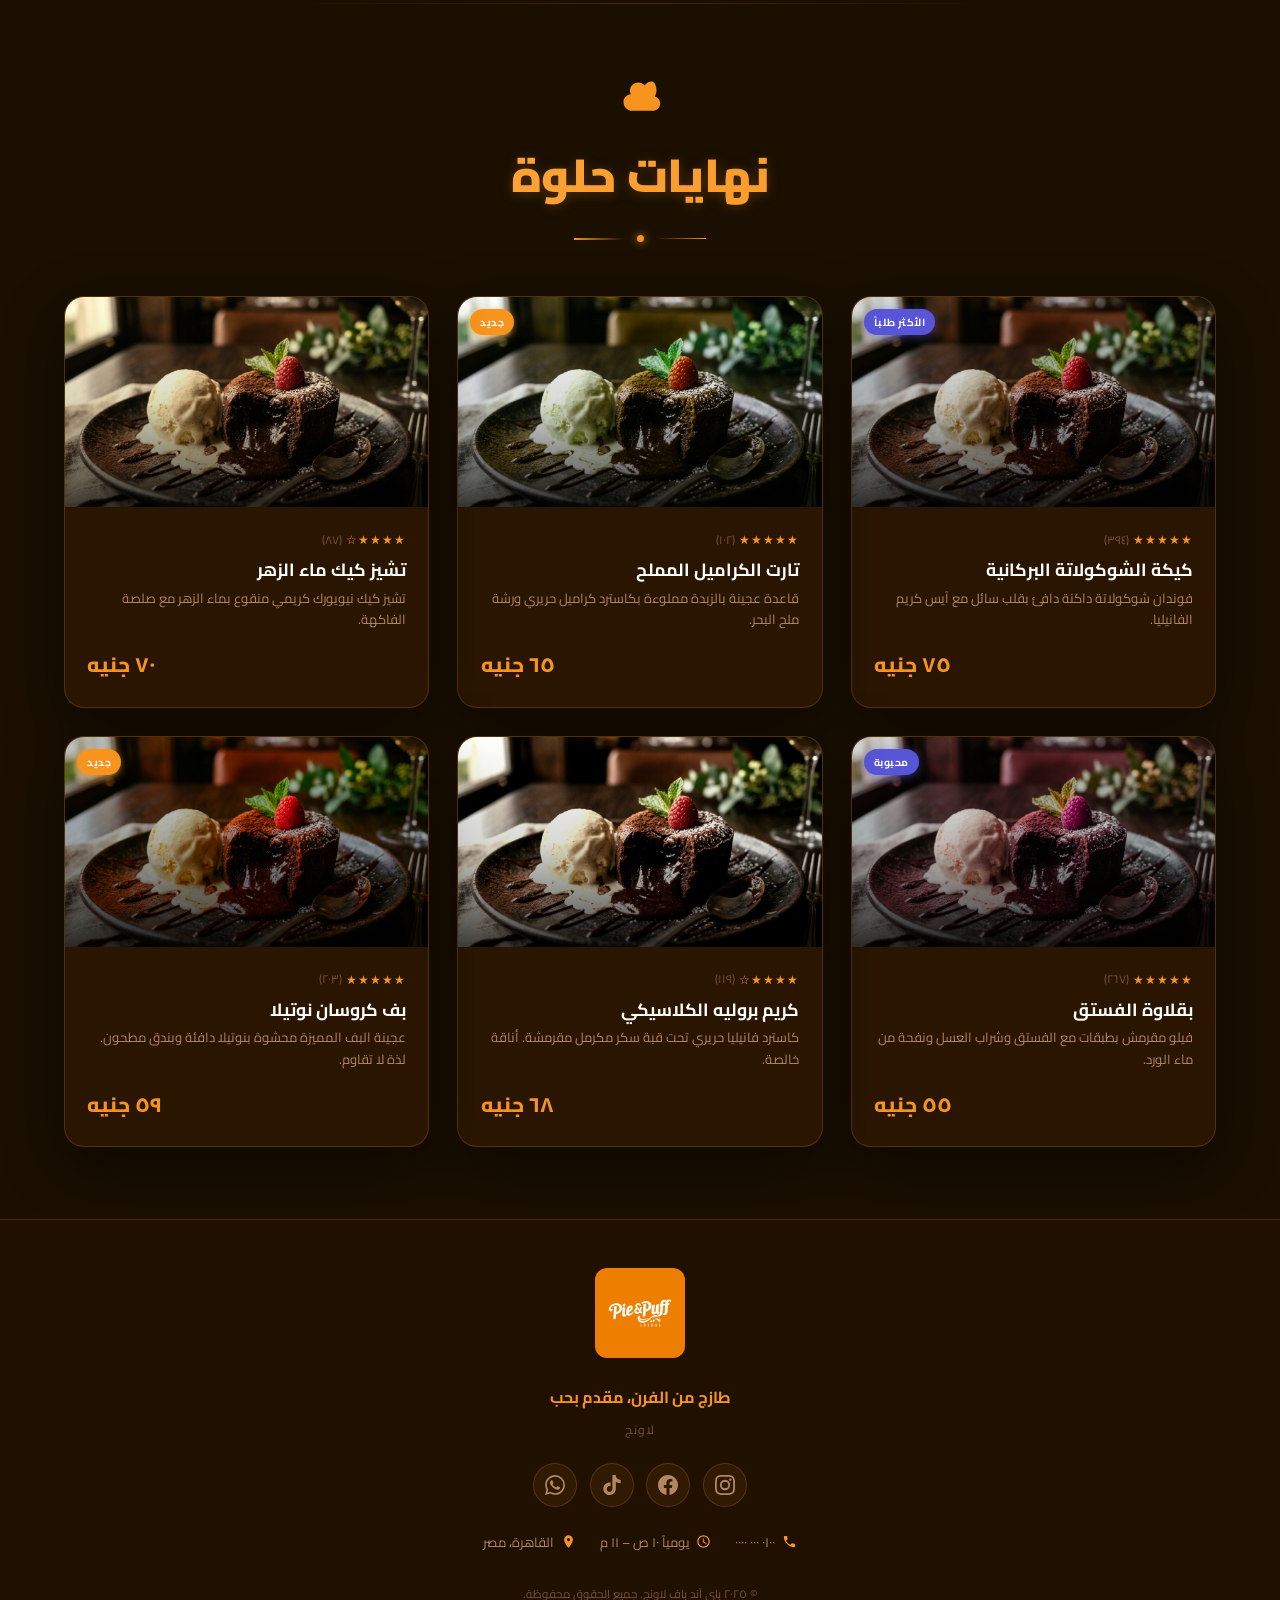
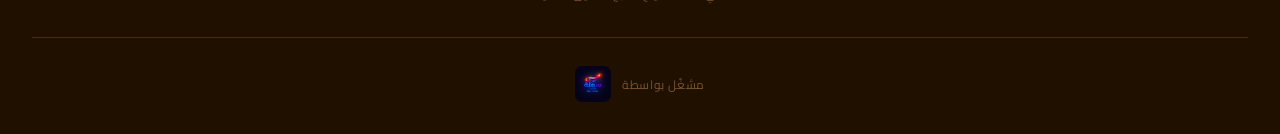
<file: ar.html>
<!DOCTYPE html>
<html lang="ar" dir="rtl" data-theme="dark">
<head>
  <meta charset="UTF-8" />
  <meta name="viewport" content="width=device-width, initial-scale=1.0" />
  <title>باي آند باف لاونج – قائمة الطعام</title>
  <meta name="description" content="استكشف قائمة باي آند باف لاونج – فطائر طازجة، بف ذهبي، مشروبات مميزة، وحلويات رائعة." />
  <link rel="preconnect" href="https://fonts.googleapis.com" />
  <link rel="preconnect" href="https://fonts.gstatic.com" crossorigin />
  <link href="https://fonts.googleapis.com/css2?family=Cairo:wght@300;400;500;600;700;800;900&family=Pacifico&display=swap" rel="stylesheet" />
  <link rel="stylesheet" href="style.css" />
  <style>
    [dir="rtl"] body { font-family: 'Cairo', sans-serif; }
    [dir="rtl"] .hero-headline { font-family: 'Cairo', sans-serif; font-weight: 900; }
    [dir="rtl"] .section-title { font-family: 'Cairo', sans-serif; font-weight: 900; }
    [dir="rtl"] .featured-name { font-family: 'Cairo', sans-serif; font-weight: 800; }
    [dir="rtl"] .footer-tagline { font-family: 'Cairo', sans-serif; font-weight: 700; }
  </style>
</head>
<body>

<div id="loading">
  <img src="images/logo.jpg" alt="باي آند باف" class="loader-logo" />
  <div class="loader-bar-wrap"><div class="loader-bar"></div></div>
  <p class="loader-text">جاري تحضير القائمة…</p>
</div>

<canvas id="particles-canvas"></canvas>

<div class="floating-controls">
  <a href="index.html" class="ctrl-btn" title="English">
    <svg viewBox="0 0 24 24"><path d="M12.87 15.07l-2.54-2.51.03-.03A17.52 17.52 0 0 0 14.07 6H17V4h-7V2H8v2H1v2h11.17C11.5 7.92 10.44 9.75 9 11.35 8.07 10.32 7.3 9.19 6.69 8h-2c.73 1.63 1.73 3.17 2.98 4.56l-5.09 5.02L4 19l5-5 3.11 3.11.76-2.04M18.5 10h-2L12 22h2l1.12-3h4.75L21 22h2l-4.5-12m-2.62 7l1.62-4.33L19.12 17h-3.24z"/></svg>
    <span>English</span>
  </a>
  <button id="theme-btn" class="ctrl-btn" onclick="toggleTheme()" title="تغيير المظهر"></button>
</div>

<section class="hero" id="home">
  <div class="logo-wrap">
    <img src="images/logo.jpg" alt="شعار باي آند باف لاونج" class="logo-img" id="main-logo" />
  </div>
  <p class="hero-tagline">أهلاً بك في</p>
  <h1 class="hero-headline">باي آند باف لاونج</h1>
  <p class="hero-sub">طازج من الفرن &middot; ذهبي ومقرمش &middot; مصنوع بحب</p>
  <div class="scroll-hint">
    <span>استكشف القائمة</span>
    <div class="scroll-arrow"></div>
  </div>
</section>

<nav class="cat-nav" id="cat-nav">
  <a href="#pies"     class="cat-btn active" id="nav-pies">
    <svg viewBox="0 0 24 24"><path d="M12 2C6.48 2 2 6.48 2 12h10V2zm0 0c5.52 0 10 4.48 10 10h-10V2zM2.05 13c.23 4.04 3.12 7.32 6.95 7.93V13H2.05zm8.95 0v7.93C15.72 20.1 19 16.95 19.17 13H11z"/></svg>
    الفطائر
  </a>
  <a href="#puffs"    class="cat-btn" id="nav-puffs">
    <svg viewBox="0 0 24 24"><path d="M18.06 22.99h1.66c.84 0 1.53-.64 1.63-1.46L23 5.05h-5V1h-1.97v4.05h-4.97l.3 2.34c1.71.47 3.31 1.32 4.27 2.26 1.44 1.42 2.43 2.89 2.43 5.29v8.05zM1 21.99V21h15.03v.99c0 .55-.45 1-1.01 1H2.01c-.56 0-1.01-.45-1.01-1zm15.03-7c0-5.97-15.03-5.97-15.03 0h15.03zM1.02 17h15v2h-15z"/></svg>
    البف
  </a>
  <a href="#drinks"   class="cat-btn" id="nav-drinks">
    <svg viewBox="0 0 24 24"><path d="M20 3H4v10c0 2.21 1.79 4 4 4h6c2.21 0 4-1.79 4-4v-3h2c1.11 0 2-.89 2-2V5c0-1.11-.89-2-2-2zm0 5h-2V5h2v3zM4 19h16v2H4z"/></svg>
    المشروبات
  </a>
  <a href="#desserts" class="cat-btn" id="nav-desserts">
    <svg viewBox="0 0 24 24"><path d="M18.5 3c-1.61 0-3.068.864-3.975 2.169C13.713 4.089 12.404 3.5 11 3.5 8.51 3.5 6.5 5.51 6.5 8c0 .73.19 1.42.51 2.02C4.72 10.2 3 11.97 3 14.17 3 16.83 5.17 19 7.83 19H19c2.21 0 4-1.79 4-4 0-1.82-1.22-3.36-2.88-3.83C20.34 10.5 21 9.34 21 8c0-2.76-1.12-5-2.5-5z"/></svg>
    الحلويات
  </a>
</nav>

<div class="featured-banner" id="featured">
  <span class="chef-badge">خيار الشيف</span>
  <div class="featured-img-wrap">
    <img src="images/meat_pie_1783824576250.png" alt="فطيرة اللحم المميزة" class="featured-img" />
  </div>
  <div class="featured-content">
    <span class="featured-tag">الأكثر طلباً</span>
    <h2 class="featured-name">فطيرة اللحم المميزة</h2>
    <p class="featured-desc">جوهرة قائمتنا – لحم بقري فاخر مطهو ببطء مع الأعشاب العطرية، محاط بعجينة محشوة ذهبية هشة. كل قضمة رحلة من النكهة والدفء.</p>
    <div class="featured-price">٨٩ جنيه</div>
  </div>
</div>

<!-- الفطائر -->
<div id="pies"></div>
<div class="menu-section">
  <div class="section-header">
    <div class="section-icon"><svg viewBox="0 0 24 24"><path d="M12 2C6.48 2 2 6.48 2 12h10V2zm0 0c5.52 0 10 4.48 10 10h-10V2zM2.05 13c.23 4.04 3.12 7.32 6.95 7.93V13H2.05zm8.95 0v7.93C15.72 20.1 19 16.95 19.17 13H11z"/></svg></div>
    <h2 class="section-title">فطائرنا الشهيرة</h2>
    <div class="section-divider"><div class="section-divider-dot"></div></div>
  </div>
  <div class="cards-grid">
    <div class="menu-card">
      <div class="card-img-wrap"><img src="images/meat_pie_1783824576250.png" alt="فطيرة اللحم الكلاسيكية" class="card-img" loading="lazy"/><div class="card-img-overlay"></div><span class="badge badge-popular">الأشهر</span></div>
      <div class="card-body"><div class="card-rating"><span class="stars">★★★★★</span><span class="rating-count">(٢٨٤)</span></div><div class="card-name">فطيرة اللحم الكلاسيكية</div><div class="card-desc">لحم بقري متبل مطهو ببطء ملفوف في عجينة هشة بالزبدة. كلاسيكية لا تقاوم.</div><div class="card-footer"><div class="card-price">٨٩ جنيه <span>/ قطعة</span></div></div></div>
    </div>
    <div class="menu-card">
      <div class="card-img-wrap"><img src="images/chicken_pie_1783824597625.png" alt="فطيرة الدجاج الكريمي" class="card-img" loading="lazy"/><div class="card-img-overlay"></div><span class="badge badge-new">جديد</span></div>
      <div class="card-body"><div class="card-rating"><span class="stars">★★★★★</span><span class="rating-count">(١٩٦)</span></div><div class="card-name">فطيرة الدجاج الكريمي</div><div class="card-desc">دجاج طري في صلصة كريمية مخملية مع الفطر، تحت غطاء عجينة ذهبية.</div><div class="card-footer"><div class="card-price">٧٩ جنيه <span>/ قطعة</span></div></div></div>
    </div>
    <div class="menu-card">
      <div class="card-img-wrap"><img src="images/veggie_puff_1783824617665.png" alt="فطيرة الخضار" class="card-img" loading="lazy"/><div class="card-img-overlay"></div><span class="badge badge-veg">نباتي</span></div>
      <div class="card-body"><div class="card-rating"><span class="stars">★★★★☆</span><span class="rating-count">(١٤٣)</span></div><div class="card-name">فطيرة حديقة الخضار</div><div class="card-desc">خضروات موسمية مشوية وبصل مكرمل وأعشاب في عجينة زيت زيتون مقرمشة.</div><div class="card-footer"><div class="card-price">٦٥ جنيه <span>/ قطعة</span></div></div></div>
    </div>
    <div class="menu-card">
      <div class="card-img-wrap"><img src="images/meat_pie_1783824576250.png" alt="فطيرة الضأن الحارة" class="card-img" loading="lazy" style="filter:hue-rotate(15deg) brightness(0.85) saturate(1.3)"/><div class="card-img-overlay"></div><span class="badge badge-hot">حار</span></div>
      <div class="card-body"><div class="card-rating"><span class="stars">★★★★★</span><span class="rating-count">(٩٧)</span></div><div class="card-name">فطيرة الضأن الحارة</div><div class="card-desc">ضأن مفروم وهريسة وكمون وفلفل محمر في عجينة وصفة تراثية.</div><div class="card-footer"><div class="card-price">٩٩ جنيه <span>/ قطعة</span></div></div></div>
    </div>
    <div class="menu-card">
      <div class="card-img-wrap"><img src="images/chicken_pie_1783824597625.png" alt="فطيرة الديك الرومي والزعتر" class="card-img" loading="lazy" style="filter:hue-rotate(-10deg) saturate(1.2)"/><div class="card-img-overlay"></div></div>
      <div class="card-body"><div class="card-rating"><span class="stars">★★★★☆</span><span class="rating-count">(٦٢)</span></div><div class="card-name">فطيرة الديك الرومي والزعتر</div><div class="card-desc">ديك رومي مشوي ببطء مع كريمة الزعتر والطماطم المجففة في عجينة بالزبدة.</div><div class="card-footer"><div class="card-price">٩٥ جنيه <span>/ قطعة</span></div></div></div>
    </div>
    <div class="menu-card">
      <div class="card-img-wrap"><img src="images/meat_pie_1783824576250.png" alt="فطيرة الكفتة المصرية" class="card-img" loading="lazy" style="filter:brightness(0.75) saturate(1.4)"/><div class="card-img-overlay"></div><span class="badge badge-popular">محبوبة</span></div>
      <div class="card-body"><div class="card-rating"><span class="stars">★★★★★</span><span class="rating-count">(٢٢٨)</span></div><div class="card-name">فطيرة الكفتة المصرية</div><div class="card-desc">كفتة بيتية مع البصل والبقدونس ورذاذ الطحينة مخبوزة داخل عجينة بالسمسم.</div><div class="card-footer"><div class="card-price">٨٥ جنيه <span>/ قطعة</span></div></div></div>
    </div>
  </div>
</div>

<div class="section-separator"></div>

<!-- البف -->
<div id="puffs"></div>
<div class="menu-section">
  <div class="section-header">
    <div class="section-icon"><svg viewBox="0 0 24 24"><path d="M18.06 22.99h1.66c.84 0 1.53-.64 1.63-1.46L23 5.05h-5V1h-1.97v4.05h-4.97l.3 2.34c1.71.47 3.31 1.32 4.27 2.26 1.44 1.42 2.43 2.89 2.43 5.29v8.05zM1 21.99V21h15.03v.99c0 .55-.45 1-1.01 1H2.01c-.56 0-1.01-.45-1.01-1zm15.03-7c0-5.97-15.03-5.97-15.03 0h15.03zM1.02 17h15v2h-15z"/></svg></div>
    <h2 class="section-title">البف الذهبي</h2>
    <div class="section-divider"><div class="section-divider-dot"></div></div>
  </div>
  <div class="cards-grid">
    <div class="menu-card">
      <div class="card-img-wrap"><img src="images/cheese_puff_1783824583928.png" alt="بف الجبنة والسبانخ" class="card-img" loading="lazy"/><div class="card-img-overlay"></div><span class="badge badge-popular">الأكثر مبيعاً</span></div>
      <div class="card-body"><div class="card-rating"><span class="stars">★★★★★</span><span class="rating-count">(٣١٢)</span></div><div class="card-name">بف الجبنة والسبانخ</div><div class="card-desc">طبقات من الفيلو المقرمش مع حشوة سخية من الريكوتا والسبانخ ورشة جوزة الطيب.</div><div class="card-footer"><div class="card-price">٥٥ جنيه <span>/ قطعة</span></div></div></div>
    </div>
    <div class="menu-card">
      <div class="card-img-wrap"><img src="images/veggie_puff_1783824617665.png" alt="بف الفطر والكمأة" class="card-img" loading="lazy"/><div class="card-img-overlay"></div><span class="badge badge-new">جديد</span></div>
      <div class="card-body"><div class="card-rating"><span class="stars">★★★★★</span><span class="rating-count">(٧٨)</span></div><div class="card-name">بف الفطر والكمأة</div><div class="card-desc">فطر بري مع زيت الكمأة ملفوف في عجينة بف مقرمشة بشكل لا يصدق.</div><div class="card-footer"><div class="card-price">٦٩ جنيه <span>/ قطعة</span></div></div></div>
    </div>
    <div class="menu-card">
      <div class="card-img-wrap"><img src="images/cheese_puff_1783824583928.png" alt="بف الدجاج الحار" class="card-img" loading="lazy" style="filter:hue-rotate(20deg) saturate(1.3)"/><div class="card-img-overlay"></div><span class="badge badge-hot">حار</span></div>
      <div class="card-body"><div class="card-rating"><span class="stars">★★★★☆</span><span class="rating-count">(١٤٥)</span></div><div class="card-name">بف الدجاج الحار</div><div class="card-desc">دجاج متبل مع الهالابينيو والشيدر ملفوف في قشرة ذهبية بالزبدة.</div><div class="card-footer"><div class="card-price">٥٩ جنيه <span>/ قطعة</span></div></div></div>
    </div>
    <div class="menu-card">
      <div class="card-img-wrap"><img src="images/veggie_puff_1783824617665.png" alt="بف التونة والزيتون" class="card-img" loading="lazy" style="filter:hue-rotate(-20deg)"/><div class="card-img-overlay"></div></div>
      <div class="card-body"><div class="card-rating"><span class="stars">★★★★☆</span><span class="rating-count">(٩٣)</span></div><div class="card-name">بف التونة والزيتون</div><div class="card-desc">تونة على الطريقة المتوسطية مع زيتون كالاماتا والكبر وقشر الليمون.</div><div class="card-footer"><div class="card-price">٦٠ جنيه <span>/ قطعة</span></div></div></div>
    </div>
    <div class="menu-card">
      <div class="card-img-wrap"><img src="images/cheese_puff_1783824583928.png" alt="رول السجق الكلاسيكي" class="card-img" loading="lazy" style="filter:brightness(0.85) saturate(1.5)"/><div class="card-img-overlay"></div><span class="badge badge-popular">مفضل</span></div>
      <div class="card-body"><div class="card-rating"><span class="stars">★★★★★</span><span class="rating-count">(١٨٧)</span></div><div class="card-name">رول السجق الكلاسيكي</div><div class="card-desc">سجق بالأعشاب ملفوف في ٦٤ طبقة من عجينة البف ومطلي ببيض وسمسم.</div><div class="card-footer"><div class="card-price">٥٠ جنيه <span>/ قطعة</span></div></div></div>
    </div>
    <div class="menu-card">
      <div class="card-img-wrap"><img src="images/veggie_puff_1783824617665.png" alt="بف الثلاث جبن" class="card-img" loading="lazy" style="filter:contrast(1.1) saturate(0.9)"/><div class="card-img-overlay"></div><span class="badge badge-veg">نباتي</span></div>
      <div class="card-body"><div class="card-rating"><span class="stars">★★★★☆</span><span class="rating-count">(١١١)</span></div><div class="card-name">بف الثلاث جبن</div><div class="card-desc">موزاريلا وشيدر وجبنة كريمية ممزوجة ملفوفة في طبقات رقيقة من الفيلو.</div><div class="card-footer"><div class="card-price">٥٨ جنيه <span>/ قطعة</span></div></div></div>
    </div>
  </div>
</div>

<div class="section-separator"></div>

<!-- المشروبات -->
<div id="drinks"></div>
<div class="menu-section">
  <div class="section-header">
    <div class="section-icon"><svg viewBox="0 0 24 24"><path d="M20 3H4v10c0 2.21 1.79 4 4 4h6c2.21 0 4-1.79 4-4v-3h2c1.11 0 2-.89 2-2V5c0-1.11-.89-2-2-2zm0 5h-2V5h2v3zM4 19h16v2H4z"/></svg></div>
    <h2 class="section-title">المشروبات المميزة</h2>
    <div class="section-divider"><div class="section-divider-dot"></div></div>
  </div>
  <div class="drinks-grid">
    <div class="drink-card"><div class="drink-img-wrap"><img src="images/cocktail_drink_1783824604853.png" alt="باشن بانش" class="drink-img" loading="lazy"/><div class="drink-img-overlay"></div></div><div class="drink-name">باشن بانش</div><div class="drink-desc">مانجو وباشن فروت وماء الزهر – انتعاش مثلج</div><div class="drink-price">٤٥ جنيه</div></div>
    <div class="drink-card"><div class="drink-img-wrap"><img src="images/cocktail_drink_1783824604853.png" alt="ليمونادة اللاونج" class="drink-img" loading="lazy" style="filter:hue-rotate(60deg)"/><div class="drink-img-overlay"></div></div><div class="drink-name">ليمونادة اللاونج</div><div class="drink-desc">حمضيات طازجة مع نعناع وقطعة زنجبيل</div><div class="drink-price">٤٠ جنيه</div></div>
    <div class="drink-card"><div class="drink-img-wrap"><img src="images/cocktail_drink_1783824604853.png" alt="كركديه بارد" class="drink-img" loading="lazy" style="filter:hue-rotate(280deg) saturate(1.5)"/><div class="drink-img-overlay"></div></div><div class="drink-name">كركديه بارد</div><div class="drink-desc">كركديه مصري مثلج مع ماء الورد وقشر الليمون</div><div class="drink-price">٤٢ جنيه</div></div>
    <div class="drink-card"><div class="drink-img-wrap"><img src="images/cocktail_drink_1783824604853.png" alt="ميلك شيك الفانيليا" class="drink-img" loading="lazy" style="filter:grayscale(0.5) sepia(0.4)"/><div class="drink-img-overlay"></div></div><div class="drink-name">ميلك شيك الفانيليا</div><div class="drink-desc">ميلك شيك كثيف كريمي مع فانيليا مدغشقر وكريمة مخفوقة</div><div class="drink-price">٥٥ جنيه</div></div>
    <div class="drink-card"><div class="drink-img-wrap"><img src="images/cocktail_drink_1783824604853.png" alt="كولد برو كراميل" class="drink-img" loading="lazy" style="filter:brightness(0.6) sepia(0.7)"/><div class="drink-img-overlay"></div></div><div class="drink-name">كولد برو كراميل</div><div class="drink-desc">قهوة منقوعة ببطء على الثلج مع كراميل ملح البحر</div><div class="drink-price">٥٠ جنيه</div></div>
    <div class="drink-card"><div class="drink-img-wrap"><img src="images/cocktail_drink_1783824604853.png" alt="سموذي التوت" class="drink-img" loading="lazy" style="filter:hue-rotate(200deg) saturate(1.8)"/><div class="drink-img-overlay"></div></div><div class="drink-name">سموذي التوت</div><div class="drink-desc">بلوبيري وفراولة وتوت أحمر مع زبادي يوناني</div><div class="drink-price">٥٢ جنيه</div></div>
    <div class="drink-card"><div class="drink-img-wrap"><img src="images/cocktail_drink_1783824604853.png" alt="موهيتو نعناع" class="drink-img" loading="lazy" style="filter:hue-rotate(120deg) saturate(1.3)"/><div class="drink-img-overlay"></div></div><div class="drink-name">موهيتو نعناع</div><div class="drink-desc">نعناع مسحوق وليمون وماء فوار ورشة قصب السكر</div><div class="drink-price">٤٥ جنيه</div></div>
    <div class="drink-card"><div class="drink-img-wrap"><img src="images/cocktail_drink_1783824604853.png" alt="شوكولاتة ساخنة" class="drink-img" loading="lazy" style="filter:brightness(0.4) saturate(1.8)"/><div class="drink-img-overlay"></div></div><div class="drink-name">شوكولاتة داكنة ساخنة</div><div class="drink-desc">شوكولاتة بلجيكية ٧٢٪ مذابة مع حليب مبخر ورشة قرفة</div><div class="drink-price">٥٥ جنيه</div></div>
  </div>
</div>

<div class="section-separator"></div>

<!-- الحلويات -->
<div id="desserts"></div>
<div class="menu-section">
  <div class="section-header">
    <div class="section-icon"><svg viewBox="0 0 24 24"><path d="M18.5 3c-1.61 0-3.068.864-3.975 2.169C13.713 4.089 12.404 3.5 11 3.5 8.51 3.5 6.5 5.51 6.5 8c0 .73.19 1.42.51 2.02C4.72 10.2 3 11.97 3 14.17 3 16.83 5.17 19 7.83 19H19c2.21 0 4-1.79 4-4 0-1.82-1.22-3.36-2.88-3.83C20.34 10.5 21 9.34 21 8c0-2.76-1.12-5-2.5-5z"/></svg></div>
    <h2 class="section-title">نهايات حلوة</h2>
    <div class="section-divider"><div class="section-divider-dot"></div></div>
  </div>
  <div class="cards-grid">
    <div class="menu-card">
      <div class="card-img-wrap"><img src="images/chocolate_dessert_1783824624869.png" alt="كيكة الشوكولاتة البركانية" class="card-img" loading="lazy"/><div class="card-img-overlay"></div><span class="badge badge-popular">الأكثر طلباً</span></div>
      <div class="card-body"><div class="card-rating"><span class="stars">★★★★★</span><span class="rating-count">(٣٩٤)</span></div><div class="card-name">كيكة الشوكولاتة البركانية</div><div class="card-desc">فوندان شوكولاتة داكنة دافئ بقلب سائل مع آيس كريم الفانيليا.</div><div class="card-footer"><div class="card-price">٧٥ جنيه</div></div></div>
    </div>
    <div class="menu-card">
      <div class="card-img-wrap"><img src="images/chocolate_dessert_1783824624869.png" alt="تارت الكراميل المملح" class="card-img" loading="lazy" style="filter:hue-rotate(30deg) brightness(1.1)"/><div class="card-img-overlay"></div><span class="badge badge-new">جديد</span></div>
      <div class="card-body"><div class="card-rating"><span class="stars">★★★★★</span><span class="rating-count">(١٠٢)</span></div><div class="card-name">تارت الكراميل المملح</div><div class="card-desc">قاعدة عجينة بالزبدة مملوءة بكاسترد كراميل حريري ورشة ملح البحر.</div><div class="card-footer"><div class="card-price">٦٥ جنيه</div></div></div>
    </div>
    <div class="menu-card">
      <div class="card-img-wrap"><img src="images/chocolate_dessert_1783824624869.png" alt="تشيز كيك ماء الزهر" class="card-img" loading="lazy" style="filter:sepia(0.4) saturate(1.5)"/><div class="card-img-overlay"></div></div>
      <div class="card-body"><div class="card-rating"><span class="stars">★★★★☆</span><span class="rating-count">(٨٧)</span></div><div class="card-name">تشيز كيك ماء الزهر</div><div class="card-desc">تشيز كيك نيويورك كريمي منقوع بماء الزهر مع صلصة الفاكهة.</div><div class="card-footer"><div class="card-price">٧٠ جنيه</div></div></div>
    </div>
    <div class="menu-card">
      <div class="card-img-wrap"><img src="images/chocolate_dessert_1783824624869.png" alt="بقلاوة الفستق" class="card-img" loading="lazy" style="filter:hue-rotate(-30deg) brightness(0.9)"/><div class="card-img-overlay"></div><span class="badge badge-popular">محبوبة</span></div>
      <div class="card-body"><div class="card-rating"><span class="stars">★★★★★</span><span class="rating-count">(٢٦٧)</span></div><div class="card-name">بقلاوة الفستق</div><div class="card-desc">فيلو مقرمش بطبقات مع الفستق وشراب العسل ونفحة من ماء الورد.</div><div class="card-footer"><div class="card-price">٥٥ جنيه</div></div></div>
    </div>
    <div class="menu-card">
      <div class="card-img-wrap"><img src="images/chocolate_dessert_1783824624869.png" alt="كريم بروليه الكلاسيكي" class="card-img" loading="lazy" style="filter:brightness(1.15) contrast(1.1) sepia(0.2)"/><div class="card-img-overlay"></div></div>
      <div class="card-body"><div class="card-rating"><span class="stars">★★★★☆</span><span class="rating-count">(١١٩)</span></div><div class="card-name">كريم بروليه الكلاسيكي</div><div class="card-desc">كاسترد فانيليا حريري تحت قبة سكر مكرمل مقرمشة. أناقة خالصة.</div><div class="card-footer"><div class="card-price">٦٨ جنيه</div></div></div>
    </div>
    <div class="menu-card">
      <div class="card-img-wrap"><img src="images/chocolate_dessert_1783824624869.png" alt="بف كروسان نوتيلا" class="card-img" loading="lazy" style="filter:brightness(0.8) saturate(2)"/><div class="card-img-overlay"></div><span class="badge badge-new">جديد</span></div>
      <div class="card-body"><div class="card-rating"><span class="stars">★★★★★</span><span class="rating-count">(٢٠٣)</span></div><div class="card-name">بف كروسان نوتيلا</div><div class="card-desc">عجينة البف المميزة محشوة بنوتيلا دافئة وبندق مطحون. لذة لا تقاوم.</div><div class="card-footer"><div class="card-price">٥٩ جنيه</div></div></div>
    </div>
  </div>
</div>

<!-- الفوتر -->
<footer class="footer">
  <img src="images/logo.jpg" alt="باي آند باف لاونج" class="footer-logo" />
  <p class="footer-tagline">طازج من الفرن، مقدم بحب</p>
  <p class="footer-sub">لاونج</p>

  <div class="social-row">
    <a href="#" class="social-btn ig" title="إنستغرام" aria-label="إنستغرام">
      <svg viewBox="0 0 24 24"><path d="M12 2.163c3.204 0 3.584.012 4.85.07 3.252.148 4.771 1.691 4.919 4.919.058 1.265.069 1.645.069 4.849 0 3.205-.012 3.584-.069 4.849-.149 3.225-1.664 4.771-4.919 4.919-1.266.058-1.644.07-4.85.07-3.204 0-3.584-.012-4.849-.07-3.26-.149-4.771-1.699-4.919-4.92-.058-1.265-.07-1.644-.07-4.849 0-3.204.013-3.583.07-4.849.149-3.227 1.664-4.771 4.919-4.919 1.266-.057 1.645-.069 4.849-.069zM12 0C8.741 0 8.333.014 7.053.072 2.695.272.273 2.69.073 7.052.014 8.333 0 8.741 0 12c0 3.259.014 3.668.072 4.948.2 4.358 2.618 6.78 6.98 6.98C8.333 23.986 8.741 24 12 24c3.259 0 3.668-.014 4.948-.072 4.354-.2 6.782-2.618 6.979-6.98.059-1.28.073-1.689.073-4.948 0-3.259-.014-3.667-.072-4.947-.196-4.354-2.617-6.78-6.979-6.98C15.668.014 15.259 0 12 0zm0 5.838a6.162 6.162 0 1 0 0 12.324 6.162 6.162 0 0 0 0-12.324zM12 16a4 4 0 1 1 0-8 4 4 0 0 1 0 8zm6.406-11.845a1.44 1.44 0 1 0 0 2.881 1.44 1.44 0 0 0 0-2.881z"/></svg>
    </a>
    <a href="#" class="social-btn fb" title="فيسبوك" aria-label="فيسبوك">
      <svg viewBox="0 0 24 24"><path d="M24 12.073c0-6.627-5.373-12-12-12s-12 5.373-12 12c0 5.99 4.388 10.954 10.125 11.854v-8.385H7.078v-3.47h3.047V9.43c0-3.007 1.792-4.669 4.533-4.669 1.312 0 2.686.235 2.686.235v2.953H15.83c-1.491 0-1.956.925-1.956 1.874v2.25h3.328l-.532 3.47h-2.796v8.385C19.612 23.027 24 18.062 24 12.073z"/></svg>
    </a>
    <a href="#" class="social-btn tt" title="تيك توك" aria-label="تيك توك">
      <svg viewBox="0 0 24 24"><path d="M12.525.02c1.31-.02 2.61-.01 3.91-.02.08 1.53.63 3.09 1.75 4.17 1.12 1.11 2.7 1.62 4.24 1.79v4.03c-1.44-.05-2.89-.35-4.2-.97-.57-.26-1.1-.59-1.62-.93-.01 2.92.01 5.84-.02 8.75-.08 1.4-.54 2.79-1.35 3.94-1.31 1.92-3.58 3.17-5.91 3.21-1.43.08-2.86-.31-4.08-1.03-2.02-1.19-3.44-3.37-3.65-5.71-.02-.5-.03-1-.01-1.49.18-1.9 1.12-3.72 2.58-4.96 1.66-1.44 3.98-2.13 6.15-1.72.02 1.48-.04 2.96-.04 4.44-.99-.32-2.15-.23-3.02.37-.63.41-1.11 1.04-1.36 1.75-.21.51-.15 1.07-.14 1.61.24 1.64 1.82 3.02 3.5 2.87 1.12-.01 2.19-.66 2.77-1.61.19-.33.4-.67.41-1.06.1-1.79.06-3.57.07-5.36.01-4.03-.01-8.05.02-12.07z"/></svg>
    </a>
    <a href="#" class="social-btn wa" title="واتساب" aria-label="واتساب">
      <svg viewBox="0 0 24 24"><path d="M17.472 14.382c-.297-.149-1.758-.867-2.03-.967-.273-.099-.471-.148-.67.15-.197.297-.767.966-.94 1.164-.173.199-.347.223-.644.075-.297-.15-1.255-.463-2.39-1.475-.883-.788-1.48-1.761-1.653-2.059-.173-.297-.018-.458.13-.606.134-.133.298-.347.446-.52.149-.174.198-.298.298-.497.099-.198.05-.371-.025-.52-.075-.149-.669-1.612-.916-2.207-.242-.579-.487-.5-.669-.51-.173-.008-.371-.01-.57-.01-.198 0-.52.074-.792.372-.272.297-1.04 1.016-1.04 2.479 0 1.462 1.065 2.875 1.213 3.074.149.198 2.096 3.2 5.077 4.487.709.306 1.262.489 1.694.625.712.227 1.36.195 1.871.118.571-.085 1.758-.719 2.006-1.413.248-.694.248-1.289.173-1.413-.074-.124-.272-.198-.57-.347m-5.421 7.403h-.004a9.87 9.87 0 0 1-5.031-1.378l-.361-.214-3.741.982.998-3.648-.235-.374a9.86 9.86 0 0 1-1.51-5.26c.001-5.45 4.436-9.884 9.888-9.884 2.64 0 5.122 1.03 6.988 2.898a9.825 9.825 0 0 1 2.893 6.994c-.003 5.45-4.437 9.884-9.885 9.884m8.413-18.297A11.815 11.815 0 0 0 12.05 0C5.495 0 .16 5.335.157 11.892c0 2.096.547 4.142 1.588 5.945L.057 24l6.305-1.654a11.882 11.882 0 0 0 5.683 1.448h.005c6.554 0 11.89-5.335 11.893-11.893a11.821 11.821 0 0 0-3.48-8.413z"/></svg>
    </a>
  </div>

  <div class="footer-info">
    <div class="footer-info-item"><svg viewBox="0 0 24 24"><path d="M12 2C8.13 2 5 5.13 5 9c0 5.25 7 13 7 13s7-7.75 7-13c0-3.87-3.13-7-7-7zm0 9.5c-1.38 0-2.5-1.12-2.5-2.5s1.12-2.5 2.5-2.5 2.5 1.12 2.5 2.5-1.12 2.5-2.5 2.5z"/></svg>القاهرة، مصر</div>
    <div class="footer-info-item"><svg viewBox="0 0 24 24"><path d="M11.99 2C6.47 2 2 6.48 2 12s4.47 10 9.99 10C17.52 22 22 17.52 22 12S17.52 2 11.99 2zM12 20c-4.42 0-8-3.58-8-8s3.58-8 8-8 8 3.58 8 8-3.58 8-8 8zm.5-13H11v6l5.25 3.15.75-1.23-4.5-2.67V7z"/></svg>يومياً ١٠ ص – ١١ م</div>
    <div class="footer-info-item"><svg viewBox="0 0 24 24"><path d="M6.62 10.79c1.44 2.83 3.76 5.14 6.59 6.59l2.2-2.2c.27-.27.67-.36 1.02-.24 1.12.37 2.33.57 3.57.57.55 0 1 .45 1 1V20c0 .55-.45 1-1 1-9.39 0-17-7.61-17-17 0-.55.45-1 1-1h3.5c.55 0 1 .45 1 1 0 1.25.2 2.45.57 3.57.11.35.03.74-.25 1.02l-2.2 2.2z"/></svg>٠١٠٠ ٠٠٠ ٠٠٠٠</div>
  </div>
  <p class="footer-copy">© ٢٠٢٥ باي آند باف لاونج. جميع الحقوق محفوظة.</p>
  <div class="powered-by">
    <span class="powered-by-text">مشغّل بواسطة</span>
    <img src="images/sahla-logo.jpg" alt="سهلة" class="powered-by-logo" />
  </div>
</footer>

<script src="script.js"></script>
</body>
</html>
</file>
<file: style.css>
/* ═══════════════════════════════════════════════════════════
   PIE & PUFF LOUNGE — MASTER STYLESHEET
   ═══════════════════════════════════════════════════════════ */

/* ── CSS CUSTOM PROPERTIES (Light Mode) ─────────────────── */
:root {
  --orange:        #F7941D;
  --orange-dark:   #D97D0E;
  --orange-light:  #FFAA44;

  /* Light mode */
  --bg:            #FFF8F0;
  --bg2:           #FFF0E0;
  --bg3:           #FFE8CC;
  --surface:       #FFFFFF;
  --surface2:      #FFF4E8;
  --border:        rgba(247,148,29,0.18);
  --text:          #1A0F00;
  --text-muted:    #8B5A2B;
  --text-sub:      #B38860;
  --shadow:        0 8px 40px rgba(247,148,29,0.15);
  --shadow-card:   0 4px 24px rgba(0,0,0,0.08);
  --glass-bg:      rgba(247,148,29,0.06);
  --nav-bg:        rgba(255,248,240,0.94);
  --loader-bg:     #FFF8F0;

  --font-display: 'Pacifico', cursive;
  --font-body:    'Outfit', sans-serif;
  --transition:   all 0.35s cubic-bezier(0.25,0.46,0.45,0.94);
  --radius-card:  20px;
  --radius-pill:  100px;
}

/* ── Dark Mode ───────────────────────────────────────────── */
[data-theme="dark"] {
  --bg:            #1A0F00;
  --bg2:           #261500;
  --bg3:           #321B00;
  --surface:       #2A1600;
  --surface2:      #1F1000;
  --border:        rgba(247,148,29,0.20);
  --text:          #FFFFFF;
  --text-muted:    #B38860;
  --text-sub:      #7A5430;
  --shadow:        0 8px 40px rgba(247,148,29,0.30);
  --shadow-card:   0 20px 60px rgba(0,0,0,0.45);
  --glass-bg:      rgba(247,148,29,0.08);
  --nav-bg:        rgba(26,15,0,0.93);
  --loader-bg:     #1A0F00;
}

/* ── RESET ───────────────────────────────────────────────── */
*, *::before, *::after { margin: 0; padding: 0; box-sizing: border-box; }
html { scroll-behavior: smooth; font-size: 16px; }
body {
  font-family: var(--font-body);
  background: var(--bg);
  color: var(--text);
  overflow-x: hidden;
  transition: background 0.4s, color 0.4s;
}

/* ── RTL support ─────────────────────────────────────────── */
[dir="rtl"] { font-family: 'Cairo', var(--font-body), sans-serif; }
[dir="rtl"] .card-footer,
[dir="rtl"] .featured-price-row,
[dir="rtl"] .footer-info { flex-direction: row-reverse; }

/* ── SCROLLBAR ───────────────────────────────────────────── */
::-webkit-scrollbar { width: 5px; }
::-webkit-scrollbar-track { background: var(--bg2); }
::-webkit-scrollbar-thumb { background: var(--orange); border-radius: 3px; }

/* ── PARTICLES CANVAS ────────────────────────────────────── */
#particles-canvas {
  position: fixed; top: 0; left: 0;
  width: 100%; height: 100%;
  pointer-events: none; z-index: 0;
}

/* ═══════════════════════════════════════════════════════════
   LOADING SCREEN
   ═══════════════════════════════════════════════════════════ */
#loading {
  position: fixed; inset: 0; z-index: 9999;
  background: var(--loader-bg);
  display: flex; flex-direction: column;
  align-items: center; justify-content: center; gap: 1.5rem;
  transition: opacity 0.5s, visibility 0.5s;
}
#loading.hide { opacity: 0; visibility: hidden; }
.loader-logo { width: 110px; border-radius: 18px; animation: loaderPulse 1.1s ease-in-out infinite; }
@keyframes loaderPulse { 0%,100%{transform:scale(1);} 50%{transform:scale(1.07);} }
.loader-bar-wrap { width: 180px; height: 3px; border-radius: 2px; background: var(--border); overflow: hidden; }
.loader-bar {
  height: 100%; border-radius: 2px;
  background: linear-gradient(to right, var(--orange), var(--orange-light));
  animation: loaderFill 1.6s cubic-bezier(0.4,0,0.2,1) forwards;
}
@keyframes loaderFill { from{width:0} to{width:100%} }
.loader-text { font-size: 0.75rem; color: var(--text-muted); letter-spacing: 0.12em; text-transform: uppercase; }

/* ═══════════════════════════════════════════════════════════
   FLOATING CONTROLS (lang + theme)
   ═══════════════════════════════════════════════════════════ */
.floating-controls {
  position: fixed; top: 1rem; right: 1rem;
  z-index: 200;
  display: flex; gap: 0.5rem;
}
[dir="rtl"] .floating-controls { right: auto; left: 1rem; }

.ctrl-btn {
  display: flex; align-items: center; justify-content: center; gap: 0.4rem;
  padding: 0.45rem 0.9rem;
  background: var(--surface);
  border: 1.5px solid var(--border);
  border-radius: var(--radius-pill);
  color: var(--text);
  font-family: var(--font-body);
  font-size: 0.78rem; font-weight: 600;
  cursor: pointer; transition: var(--transition);
  box-shadow: var(--shadow-card);
  white-space: nowrap;
  text-decoration: none;
}
.ctrl-btn:hover {
  background: var(--orange);
  border-color: var(--orange);
  color: #fff;
  box-shadow: 0 4px 16px rgba(247,148,29,0.4);
}
.ctrl-btn svg { width: 14px; height: 14px; fill: currentColor; flex-shrink: 0; }

/* ═══════════════════════════════════════════════════════════
   HERO
   ═══════════════════════════════════════════════════════════ */
.hero {
  position: relative;
  min-height: 100vh;
  display: flex; flex-direction: column;
  align-items: center; justify-content: center;
  text-align: center; padding: 6rem 2rem 4rem;
  overflow: hidden;
  background: radial-gradient(ellipse 80% 60% at 50% 20%, rgba(247,148,29,0.12) 0%, transparent 70%), var(--bg);
}

.hero::before, .hero::after {
  content: '';
  position: absolute; border-radius: 50%;
  border: 1px solid rgba(247,148,29,0.12);
  animation: ringPulse 7s ease-in-out infinite;
}
.hero::before { width: 600px; height: 600px; animation-delay: 0s; }
.hero::after  { width: 900px; height: 900px; animation-delay: 2s; }
@keyframes ringPulse {
  0%,100% { transform: scale(0.95); opacity: 0.25; }
  50%      { transform: scale(1.05); opacity: 0.6; }
}

.logo-wrap {
  position: relative; z-index: 2;
  animation: logoIn 0.9s cubic-bezier(0.34,1.56,0.64,1) both;
}
@keyframes logoIn {
  from { transform: scale(0.4) rotate(-12deg); opacity: 0; }
  to   { transform: scale(1) rotate(0); opacity: 1; }
}
.logo-img {
  width: clamp(150px, 28vw, 240px);
  border-radius: 22px;
  box-shadow: var(--shadow), 0 0 0 3px rgba(247,148,29,0.25);
  transition: var(--transition);
}
.logo-img:hover {
  transform: scale(1.04) rotate(1.5deg);
  box-shadow: 0 12px 50px rgba(247,148,29,0.5), 0 0 0 5px rgba(247,148,29,0.35);
}

.hero-tagline {
  position: relative; z-index: 2;
  margin-top: 2rem;
  font-size: clamp(0.85rem, 2.5vw, 1.1rem);
  font-weight: 400; color: var(--text-muted);
  letter-spacing: 0.25em; text-transform: uppercase;
  animation: fadeUp 1s 0.5s both;
}
.hero-headline {
  position: relative; z-index: 2;
  font-size: clamp(2.2rem, 7vw, 5rem);
  font-family: var(--font-display);
  background: linear-gradient(135deg, var(--orange-light), var(--orange), var(--orange-dark));
  -webkit-background-clip: text; -webkit-text-fill-color: transparent; background-clip: text;
  line-height: 1.15; animation: fadeUp 1s 0.3s both;
  filter: drop-shadow(0 3px 14px rgba(247,148,29,0.3));
}
.hero-sub {
  position: relative; z-index: 2;
  font-size: clamp(0.85rem, 1.8vw, 1rem);
  color: var(--text-muted); margin-top: 0.75rem;
  animation: fadeUp 1s 0.7s both;
}

.scroll-hint {
  position: absolute; bottom: 2rem; left: 50%; transform: translateX(-50%);
  z-index: 2; display: flex; flex-direction: column; align-items: center; gap: 6px;
  animation: fadeUp 1s 1.1s both;
}
.scroll-hint span { font-size: 0.65rem; letter-spacing: 0.18em; color: var(--text-sub); text-transform: uppercase; }
.scroll-arrow {
  width: 20px; height: 20px;
  border-right: 2px solid var(--orange); border-bottom: 2px solid var(--orange);
  transform: rotate(45deg);
  animation: arrowBounce 1.6s ease-in-out infinite;
}
@keyframes arrowBounce {
  0%,100% { transform: rotate(45deg) translateY(0); }
  50%      { transform: rotate(45deg) translateY(5px); }
}

@keyframes fadeUp { from{transform:translateY(28px);opacity:0;} to{transform:translateY(0);opacity:1;} }

/* ═══════════════════════════════════════════════════════════
   CATEGORY NAV
   ═══════════════════════════════════════════════════════════ */
.cat-nav {
  position: sticky; top: 0; z-index: 100;
  background: var(--nav-bg);
  backdrop-filter: blur(18px);
  border-bottom: 1px solid var(--border);
  padding: 0.65rem 1rem;
  display: flex; gap: 0.6rem; justify-content: center; flex-wrap: wrap;
}

.cat-btn {
  display: flex; align-items: center; gap: 0.4rem;
  padding: 0.5rem 1.2rem;
  border-radius: var(--radius-pill);
  border: 1.5px solid var(--border);
  background: var(--glass-bg);
  color: var(--text-muted);
  font-family: var(--font-body);
  font-size: 0.82rem; font-weight: 600;
  cursor: pointer; transition: var(--transition);
  text-decoration: none; letter-spacing: 0.04em;
}
.cat-btn svg { width: 16px; height: 16px; fill: currentColor; }
.cat-btn:hover, .cat-btn.active {
  background: var(--orange);
  border-color: var(--orange); color: #fff;
  box-shadow: 0 3px 16px rgba(247,148,29,0.38);
  transform: translateY(-1px);
}

/* ═══════════════════════════════════════════════════════════
   SECTION LAYOUT
   ═══════════════════════════════════════════════════════════ */
.menu-section {
  position: relative; z-index: 1;
  padding: 4.5rem 1.5rem;
  max-width: 1200px; margin: 0 auto;
}

.section-header {
  text-align: center; margin-bottom: 3rem;
  opacity: 0; transform: translateY(30px);
  transition: opacity 0.6s ease, transform 0.6s ease;
}
.section-header.in-view { opacity: 1; transform: translateY(0); }

.section-icon {
  display: block; margin: 0 auto 0.75rem;
  width: 44px; height: 44px; color: var(--orange);
}
.section-icon svg { width: 100%; height: 100%; fill: var(--orange); }

.section-title {
  font-family: var(--font-display);
  font-size: clamp(1.8rem, 4.5vw, 2.9rem);
  background: linear-gradient(135deg, var(--orange-light), var(--orange));
  -webkit-background-clip: text; -webkit-text-fill-color: transparent; background-clip: text;
  filter: drop-shadow(0 2px 6px rgba(247,148,29,0.25));
}
.section-divider {
  display: inline-flex; align-items: center; gap: 0.8rem; margin-top: 0.6rem;
}
.section-divider::before, .section-divider::after {
  content: ''; display: block; width: 50px; height: 1.5px;
  background: linear-gradient(to right, transparent, var(--orange));
}
.section-divider::after { transform: scaleX(-1); }
.section-divider-dot {
  width: 7px; height: 7px; border-radius: 50%; background: var(--orange);
  box-shadow: 0 0 10px var(--orange);
}

.section-separator {
  width: 80%; max-width: 700px; margin: 0 auto;
  height: 1px;
  background: linear-gradient(to right, transparent, var(--border), transparent);
}

/* ═══════════════════════════════════════════════════════════
   FEATURED BANNER
   ═══════════════════════════════════════════════════════════ */
.featured-banner {
  position: relative; z-index: 1;
  margin: 0 1.5rem 4rem;
  border-radius: 24px; overflow: hidden;
  background: linear-gradient(135deg, var(--surface) 0%, var(--surface2) 100%);
  border: 1px solid var(--border);
  box-shadow: var(--shadow), var(--shadow-card);
  display: flex; align-items: center; flex-wrap: wrap; gap: 2rem;
  padding: 2.5rem;
  opacity: 0; transform: scale(0.98);
  transition: opacity 0.7s, transform 0.7s;
}
.featured-banner.in-view { opacity: 1; transform: scale(1); }

.featured-banner::before {
  content: ''; position: absolute; inset: 0;
  background: radial-gradient(ellipse 55% 80% at 0% 50%, rgba(247,148,29,0.08) 0%, transparent 70%);
  pointer-events: none;
}
.chef-badge {
  position: absolute; top: 16px; right: 16px;
  font-size: 0.7rem; font-weight: 700; letter-spacing: 0.14em; text-transform: uppercase;
  color: var(--orange);
  background: rgba(247,148,29,0.1); border: 1px solid rgba(247,148,29,0.28);
  padding: 4px 12px; border-radius: var(--radius-pill);
}
[dir="rtl"] .chef-badge { right: auto; left: 16px; }

.featured-img-wrap {
  flex: 0 0 260px; height: 200px;
  border-radius: 16px; overflow: hidden;
  box-shadow: 0 8px 32px rgba(0,0,0,0.18);
}
.featured-img { width: 100%; height: 100%; object-fit: cover; }

.featured-content { flex: 1; min-width: 200px; }
.featured-tag {
  display: inline-block; font-size: 0.68rem; font-weight: 700;
  letter-spacing: 0.18em; text-transform: uppercase;
  color: var(--orange); margin-bottom: 0.6rem;
}
.featured-name {
  font-family: var(--font-display);
  font-size: clamp(1.5rem, 3.5vw, 2.2rem);
  color: var(--text); margin-bottom: 0.7rem; line-height: 1.2;
}
.featured-desc {
  font-size: 0.9rem; color: var(--text-muted); line-height: 1.7; margin-bottom: 1.2rem;
}
.featured-price { font-size: 1.8rem; font-weight: 800; color: var(--orange); }

/* ═══════════════════════════════════════════════════════════
   MENU CARDS GRID
   ═══════════════════════════════════════════════════════════ */
.cards-grid {
  display: grid;
  grid-template-columns: repeat(auto-fill, minmax(290px, 1fr));
  gap: 1.75rem;
}

.menu-card {
  position: relative;
  background: var(--surface);
  border: 1px solid var(--border);
  border-radius: var(--radius-card);
  overflow: hidden; cursor: pointer;
  transition: var(--transition);
  opacity: 0; transform: translateY(40px) scale(0.97);
  box-shadow: var(--shadow-card);
}
.menu-card.in-view { opacity: 1; transform: translateY(0) scale(1); }
.menu-card:hover {
  transform: translateY(-8px) scale(1.015);
  border-color: var(--orange);
  box-shadow: var(--shadow), var(--shadow-card);
}
.menu-card:hover .card-img { transform: scale(1.08); }

.card-img-wrap {
  position: relative; height: 210px; overflow: hidden;
  background: var(--bg3);
}
.card-img {
  width: 100%; height: 100%; object-fit: cover;
  transition: transform 0.55s cubic-bezier(0.25,0.46,0.45,0.94);
  filter: brightness(0.92) saturate(1.1);
}
.card-img-overlay {
  position: absolute; inset: 0;
  background: linear-gradient(to top, rgba(0,0,0,0.45) 0%, rgba(0,0,0,0.05) 50%, transparent 100%);
}
[data-theme="dark"] .card-img-overlay {
  background: linear-gradient(to top, rgba(0,0,0,0.75) 0%, rgba(0,0,0,0.15) 50%, transparent 100%);
}

/* Badge */
.badge {
  position: absolute; top: 12px; right: 12px; z-index: 2;
  padding: 3px 10px; border-radius: var(--radius-pill);
  font-size: 0.65rem; font-weight: 700; letter-spacing: 0.05em; text-transform: uppercase;
}
[dir="rtl"] .badge { right: auto; left: 12px; }
.badge-hot      { background: #FF3B30; color: #fff; box-shadow: 0 2px 10px rgba(255,59,48,0.5); }
.badge-new      { background: var(--orange); color: #fff; box-shadow: 0 2px 10px rgba(247,148,29,0.5); }
.badge-veg      { background: #34C759; color: #fff; box-shadow: 0 2px 10px rgba(52,199,89,0.4); }
.badge-popular  { background: #5856D6; color: #fff; box-shadow: 0 2px 10px rgba(88,86,214,0.5); }

.card-body { padding: 1.3rem 1.4rem 1.4rem; }
.card-name { font-size: 1.1rem; font-weight: 700; color: var(--text); margin-bottom: 0.35rem; line-height: 1.3; }
.card-desc { font-size: 0.82rem; color: var(--text-muted); line-height: 1.65; margin-bottom: 0.9rem; }
.card-footer { display: flex; align-items: center; justify-content: space-between; }
.card-price { font-size: 1.3rem; font-weight: 800; color: var(--orange); }
.card-price span { font-size: 0.75rem; font-weight: 500; color: var(--text-sub); }

.card-rating { display: flex; align-items: center; gap: 4px; margin-bottom: 0.5rem; }
.stars { color: var(--orange); font-size: 0.78rem; letter-spacing: 1px; }
.rating-count { font-size: 0.72rem; color: var(--text-sub); }

/* ═══════════════════════════════════════════════════════════
   DRINKS GRID
   ═══════════════════════════════════════════════════════════ */
.drinks-grid {
  display: grid;
  grid-template-columns: repeat(auto-fill, minmax(210px, 1fr));
  gap: 1.4rem;
}
.drink-card {
  background: var(--surface);
  border: 1px solid var(--border);
  border-radius: 18px; overflow: hidden;
  text-align: center; padding-bottom: 1.4rem;
  transition: var(--transition);
  opacity: 0; transform: translateY(35px) scale(0.97);
  cursor: pointer;
}
.drink-card.in-view { opacity: 1; transform: translateY(0) scale(1); }
.drink-card:hover {
  transform: translateY(-7px) scale(1.02);
  border-color: var(--orange);
  box-shadow: var(--shadow);
}
.drink-card:hover .drink-img { transform: scale(1.07); }

.drink-img-wrap { height: 190px; overflow: hidden; position: relative; background: var(--bg3); }
.drink-img {
  width: 100%; height: 100%; object-fit: cover;
  transition: transform 0.5s ease;
  filter: brightness(0.9) saturate(1.15);
}
.drink-img-overlay {
  position: absolute; inset: 0;
  background: linear-gradient(to top, rgba(0,0,0,0.5) 0%, transparent 60%);
}
.drink-name { font-size: 0.95rem; font-weight: 700; padding: 0.9rem 1rem 0.25rem; color: var(--text); }
.drink-desc { font-size: 0.75rem; color: var(--text-muted); padding: 0 1rem 0.7rem; line-height: 1.5; }
.drink-price { font-size: 1.1rem; font-weight: 800; color: var(--orange); }

/* ═══════════════════════════════════════════════════════════
   FOOTER
   ═══════════════════════════════════════════════════════════ */
.footer {
  position: relative; z-index: 1;
  background: var(--surface2);
  border-top: 1px solid var(--border);
  padding: 3rem 2rem 2rem;
  text-align: center;
}
.footer-logo { width: 90px; margin-bottom: 0.9rem; border-radius: 12px; }
.footer-tagline { font-family: var(--font-display); font-size: 1rem; color: var(--orange); margin-bottom: 0.4rem; }
.footer-sub { font-size: 0.75rem; color: var(--text-sub); letter-spacing: 0.08em; text-transform: uppercase; }

/* Social icons */
.social-row { display: flex; gap: 0.8rem; justify-content: center; margin: 1.4rem 0; }
.social-btn {
  width: 44px; height: 44px; border-radius: 50%;
  background: var(--glass-bg); border: 1.5px solid var(--border);
  display: flex; align-items: center; justify-content: center;
  cursor: pointer; transition: var(--transition); text-decoration: none;
  color: var(--text-muted);
}
.social-btn svg { width: 20px; height: 20px; fill: currentColor; transition: var(--transition); }
.social-btn:hover { transform: translateY(-3px) scale(1.1); }
.social-btn.wa:hover  { background: #25D366; border-color: #25D366; color: #fff; }
.social-btn.ig:hover  { background: linear-gradient(135deg,#f09433,#e6683c,#dc2743,#cc2366,#bc1888); border-color: #e6683c; color: #fff; }
.social-btn.fb:hover  { background: #1877F2; border-color: #1877F2; color: #fff; }
.social-btn.tt:hover  { background: #000; border-color: #69C9D0; color: #69C9D0; }

.footer-info {
  margin-top: 1.4rem;
  display: flex; gap: 1.5rem; justify-content: center; flex-wrap: wrap;
}
.footer-info-item {
  display: flex; align-items: center; gap: 0.4rem;
  font-size: 0.82rem; color: var(--text-muted);
}
.footer-info-item svg { width: 15px; height: 15px; fill: var(--orange); flex-shrink: 0; }

.footer-copy { margin-top: 1.8rem; font-size: 0.72rem; color: var(--text-sub); }

/* Powered by */
.powered-by {
  margin-top: 2rem; padding-top: 1.8rem;
  border-top: 1px solid var(--border);
  display: flex; align-items: center; justify-content: center; gap: 0.7rem; flex-wrap: wrap;
}
.powered-by-text { font-size: 0.75rem; color: var(--text-sub); letter-spacing: 0.05em; text-transform: uppercase; }
.powered-by-logo { height: 36px; border-radius: 7px; transition: var(--transition); }
.powered-by-logo:hover { transform: scale(1.07); }

/* ═══════════════════════════════════════════════════════════
   RESPONSIVE
   ═══════════════════════════════════════════════════════════ */

/* Tablet */
@media (max-width: 900px) {
  .cards-grid { grid-template-columns: repeat(auto-fill, minmax(260px, 1fr)); }
  .drinks-grid { grid-template-columns: repeat(auto-fill, minmax(180px, 1fr)); }
  .featured-banner { padding: 2rem; gap: 1.5rem; }
  .featured-img-wrap { flex: 0 0 220px; height: 175px; }
}

/* Mobile */
@media (max-width: 640px) {
  html { font-size: 15px; }

  .floating-controls { top: 0.6rem; right: 0.6rem; gap: 0.35rem; }
  [dir="rtl"] .floating-controls { right: auto; left: 0.6rem; }
  .ctrl-btn { padding: 0.4rem 0.7rem; font-size: 0.72rem; }

  .hero { padding: 5rem 1.2rem 3rem; }
  .hero::before { width: 320px; height: 320px; }
  .hero::after  { width: 500px; height: 500px; }

  .cat-nav { gap: 0.4rem; padding: 0.55rem 0.75rem; }
  .cat-btn { padding: 0.4rem 0.9rem; font-size: 0.76rem; }

  .featured-banner {
    flex-direction: column; padding: 1.5rem; margin: 0 1rem 3rem;
  }
  .featured-img-wrap { flex: none; width: 100%; height: 180px; }

  .menu-section { padding: 3rem 1rem; }
  .cards-grid { grid-template-columns: 1fr; gap: 1.2rem; }
  .drinks-grid { grid-template-columns: repeat(2, 1fr); gap: 1rem; }

  .footer { padding: 2.5rem 1.2rem 1.8rem; }
  .footer-info { gap: 1rem; }
  .social-btn { width: 40px; height: 40px; }
  .social-btn svg { width: 18px; height: 18px; }
}

/* Very small */
@media (max-width: 380px) {
  .drinks-grid { grid-template-columns: 1fr; }
  .hero-headline { font-size: 2rem; }
  .ctrl-btn span { display: none; }
}

/* ── Reduced motion ──────────────────────────────────────── */
@media (prefers-reduced-motion: reduce) {
  *, *::before, *::after { animation-duration: 0.01ms !important; transition-duration: 0.01ms !important; }
}
</file>
